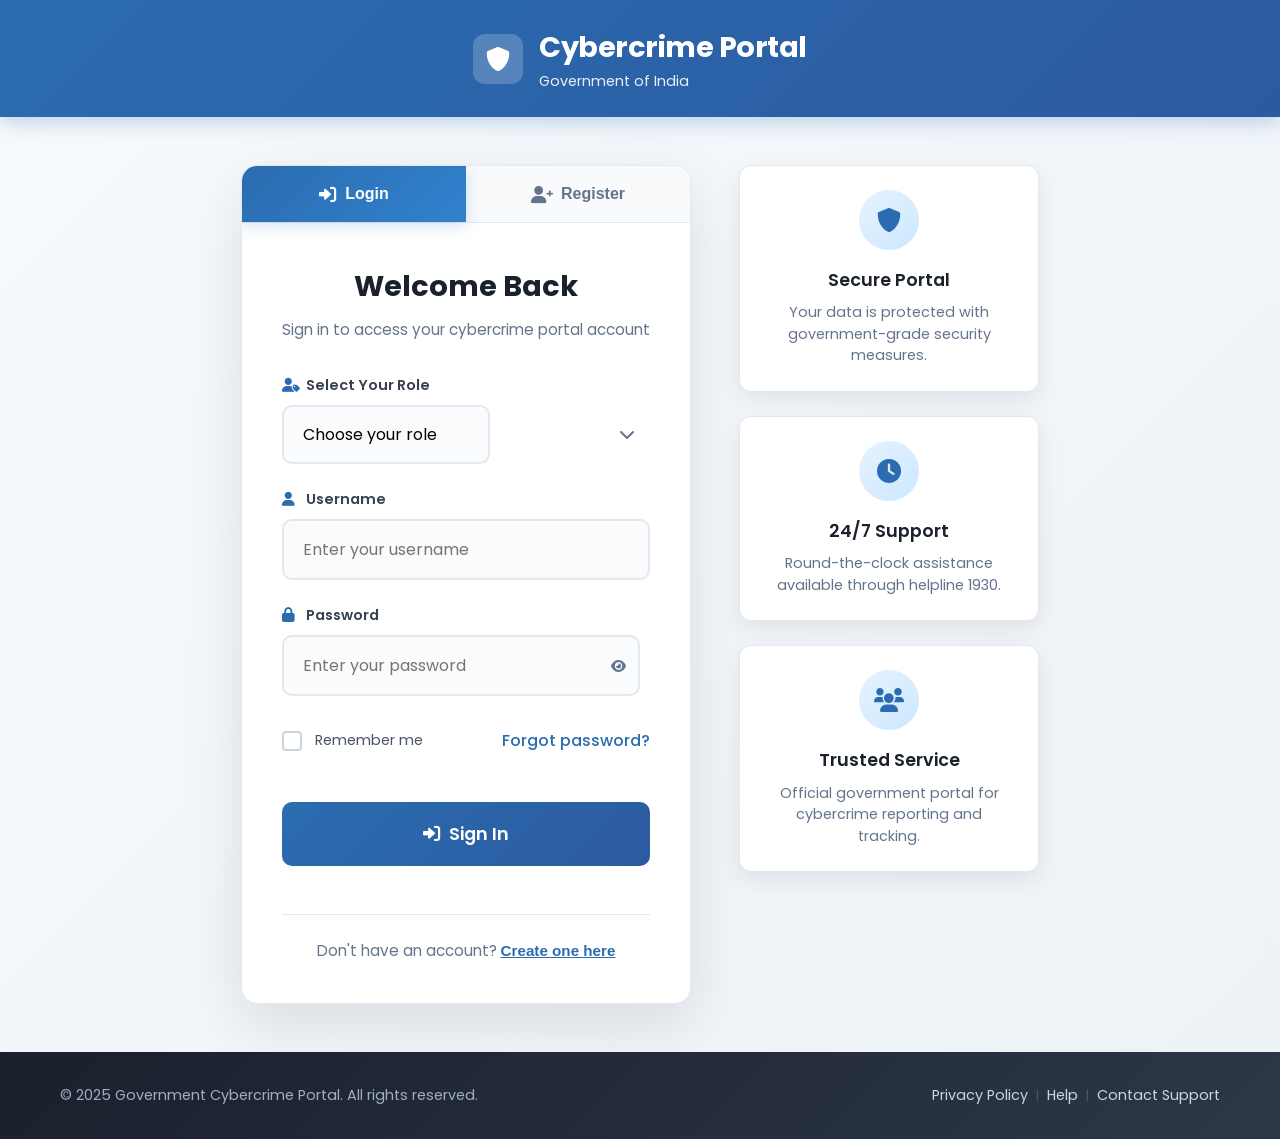
<file: index.html>
<!DOCTYPE html>
<html lang="en">
<head>
    <meta charset="UTF-8">
    <meta name="viewport" content="width=device-width, initial-scale=1.0">
    <title>Login - Government Cybercrime Portal</title>
    <link rel="stylesheet" href="style.css">
    <link href="https://fonts.googleapis.com/css2?family=Poppins:wght@300;400;500;600;700&display=swap" rel="stylesheet">
    <link rel="stylesheet" href="https://cdnjs.cloudflare.com/ajax/libs/font-awesome/6.0.0/css/all.min.css">
</head>
<body>
    <!-- Header -->
    <header class="header">
        <div class="container">
            <div class="header-content">
                <div class="logo">
                    <div class="logo-icon">
                        <i class="fas fa-shield-alt"></i>
                    </div>
                    <div class="logo-text">
                        <h2>Cybercrime Portal</h2>
                        <span>Government of India</span>
                    </div>
                </div>
            </div>
        </div>
    </header>

    <!-- Main Content -->
    <main class="main-content">
        <div class="container">
            <div class="auth-container">
                <div class="auth-card">
                    <!-- Tab Headers -->
                    <div class="auth-tabs">
                        <button class="tab-btn active" id="loginTab" onclick="switchTab('login')">
                            <i class="fas fa-sign-in-alt"></i>
                            Login
                        </button>
                        <button class="tab-btn" id="registerTab" onclick="switchTab('register')">
                            <i class="fas fa-user-plus"></i>
                            Register
                        </button>
                    </div>

                    <!-- Login Form -->
                    <div class="auth-form" id="loginForm">
                        <div class="form-header">
                            <h3>Welcome Back</h3>
                            <p>Sign in to access your cybercrime portal account</p>
                        </div>

                        <form id="loginFormElement" class="form">
                            <!-- Role Selection -->
                            <div class="form-group">
                                <label for="loginRole">
                                    <i class="fas fa-user-tag"></i>
                                    Select Your Role
                                </label>
                                <div class="select-wrapper">
                                    <select id="loginRole" name="role" required>
                                        <option value="">Choose your role</option>
                                        <option value="public">👤 Public User</option>
                                        <option value="admin">👮 Admin/Officer</option>
                                    </select>
                                    <i class="fas fa-chevron-down select-arrow"></i>
                                </div>
                            </div>

                            <!-- Username -->
                            <div class="form-group">
                                <label for="loginUsername">
                                    <i class="fas fa-user"></i>
                                    Username
                                </label>
                                <input 
                                    type="text" 
                                    id="loginUsername" 
                                    name="username" 
                                    placeholder="Enter your username"
                                    required
                                >
                            </div>

                            <!-- Password -->
                            <div class="form-group">
                                <label for="loginPassword">
                                    <i class="fas fa-lock"></i>
                                    Password
                                </label>
                                <div class="password-wrapper">
                                    <input 
                                        type="password" 
                                        id="loginPassword" 
                                        name="password" 
                                        placeholder="Enter your password"
                                        required
                                    >
                                    <button type="button" class="password-toggle" onclick="togglePassword('loginPassword', this)">
                                        <i class="fas fa-eye"></i>
                                    </button>
                                </div>
                            </div>

                            <!-- Remember Me & Forgot Password -->
                            <div class="form-options">
                                <label class="checkbox-label">
                                    <input type="checkbox" id="rememberMe">
                                    <span class="checkmark"></span>
                                    Remember me
                                </label>
                                <a href="#" class="forgot-link">Forgot password?</a>
                            </div>

                            <!-- Submit Button -->
                            <button type="submit" class="submit-btn">
                                <i class="fas fa-sign-in-alt"></i>
                                Sign In
                            </button>

                            <!-- Switch to Register -->
                            <div class="switch-form">
                                <p>Don't have an account? 
                                    <button type="button" class="switch-btn" onclick="switchTab('register')">
                                        Create one here
                                    </button>
                                </p>
                            </div>
                        </form>
                    </div>

                    <!-- Register Form -->
                    <div class="auth-form hidden" id="registerForm">
                        <div class="form-header">
                            <h3>Create Account</h3>
                            <p>Register to access the cybercrime portal services</p>
                        </div>

                        <form id="registerFormElement" class="form">
                            <!-- Role Selection -->
                            <div class="form-group">
                                <label for="registerRole">
                                    <i class="fas fa-user-tag"></i>
                                    Account Type
                                </label>
                                <div class="select-wrapper">
                                    <select id="registerRole" name="role" required>
                                        <option value="">Choose account type</option>
                                        <option value="public">👤 Public User</option>
                                        <option value="admin">👮 Admin/Officer</option>
                                    </select>
                                    <i class="fas fa-chevron-down select-arrow"></i>
                                </div>
                            </div>

                            <!-- Full Name -->
                            <div class="form-group">
                                <label for="registerName">
                                    <i class="fas fa-id-card"></i>
                                    Full Name
                                </label>
                                <input 
                                    type="text" 
                                    id="registerName" 
                                    name="fullname" 
                                    placeholder="Enter your full name"
                                    required
                                >
                            </div>

                            <!-- Email -->
                            <div class="form-group">
                                <label for="registerEmail">
                                    <i class="fas fa-envelope"></i>
                                    Email Address
                                </label>
                                <input 
                                    type="email" 
                                    id="registerEmail" 
                                    name="email" 
                                    placeholder="Enter your email address"
                                    required
                                >
                            </div>

                            <!-- Username -->
                            <div class="form-group">
                                <label for="registerUsername">
                                    <i class="fas fa-user"></i>
                                    Username
                                </label>
                                <input 
                                    type="text" 
                                    id="registerUsername" 
                                    name="username" 
                                    placeholder="Choose a unique username"
                                    required
                                >
                                <div class="input-help" id="usernameHelp"></div>
                            </div>

                            <!-- Password -->
                            <div class="form-group">
                                <label for="registerPassword">
                                    <i class="fas fa-lock"></i>
                                    Password
                                </label>
                                <div class="password-wrapper">
                                    <input 
                                        type="password" 
                                        id="registerPassword" 
                                        name="password" 
                                        placeholder="Create a strong password"
                                        required
                                    >
                                    <button type="button" class="password-toggle" onclick="togglePassword('registerPassword', this)">
                                        <i class="fas fa-eye"></i>
                                    </button>
                                </div>
                                <div class="password-strength" id="passwordStrength"></div>
                            </div>

                            <!-- Terms and Conditions -->
                            <div class="form-group">
                                <label class="checkbox-label">
                                    <input type="checkbox" id="agreeTerms" required>
                                    <span class="checkmark"></span>
                                    I agree to the <a href="#" class="link">Terms of Service</a> and <a href="#" class="link">Privacy Policy</a>
                                </label>
                            </div>

                            <!-- Submit Button -->
                            <button type="submit" class="submit-btn">
                                <i class="fas fa-user-plus"></i>
                                Create Account
                            </button>

                            <!-- Switch to Login -->
                            <div class="switch-form">
                                <p>Already have an account? 
                                    <button type="button" class="switch-btn" onclick="switchTab('login')">
                                        Sign in here
                                    </button>
                                </p>
                            </div>
                        </form>
                    </div>
                </div>

                <!-- Additional Information -->
                <div class="info-section">
                    <div class="info-card">
                        <div class="info-icon">
                            <i class="fas fa-shield-alt"></i>
                        </div>
                        <h4>Secure Portal</h4>
                        <p>Your data is protected with government-grade security measures.</p>
                    </div>
                    
                    <div class="info-card">
                        <div class="info-icon">
                            <i class="fas fa-clock"></i>
                        </div>
                        <h4>24/7 Support</h4>
                        <p>Round-the-clock assistance available through helpline 1930.</p>
                    </div>
                    
                    <div class="info-card">
                        <div class="info-icon">
                            <i class="fas fa-users"></i>
                        </div>
                        <h4>Trusted Service</h4>
                        <p>Official government portal for cybercrime reporting and tracking.</p>
                    </div>
                </div>
            </div>
        </div>
    </main>

    <!-- Footer -->
    <footer class="footer">
        <div class="container">
            <div class="footer-content">
                <div class="footer-text">
                    <p>&copy; 2025 Government Cybercrime Portal. All rights reserved.</p>
                </div>
                <div class="footer-links">
                    <a href="#" class="footer-link">Privacy Policy</a>
                    <span class="divider">|</span>
                    <a href="#" class="footer-link">Help</a>
                    <span class="divider">|</span>
                    <a href="#" class="footer-link">Contact Support</a>
                </div>
            </div>
        </div>
    </footer>

    <!-- Loading Overlay -->
    <div class="loading-overlay" id="loadingOverlay" style="display: none;">
        <div class="loading-content">
            <div class="loading-spinner"></div>
            <p id="loadingText">Processing your request...</p>
        </div>
    </div>

    <!-- Success Message -->
    <div class="message-overlay" id="messageOverlay" style="display: none;">
        <div class="message-content">
            <div class="message-icon success">
                <i class="fas fa-check-circle"></i>
            </div>
            <h3 id="messageTitle">Success!</h3>
            <p id="messageText">Your account has been created successfully.</p>
            <button class="message-btn" onclick="hideMessage()">Continue</button>
        </div>
    </div>

    <script src="js/dataManager.js"></script>
    <script src="script.js"></script>
</body>
</html>
</file>
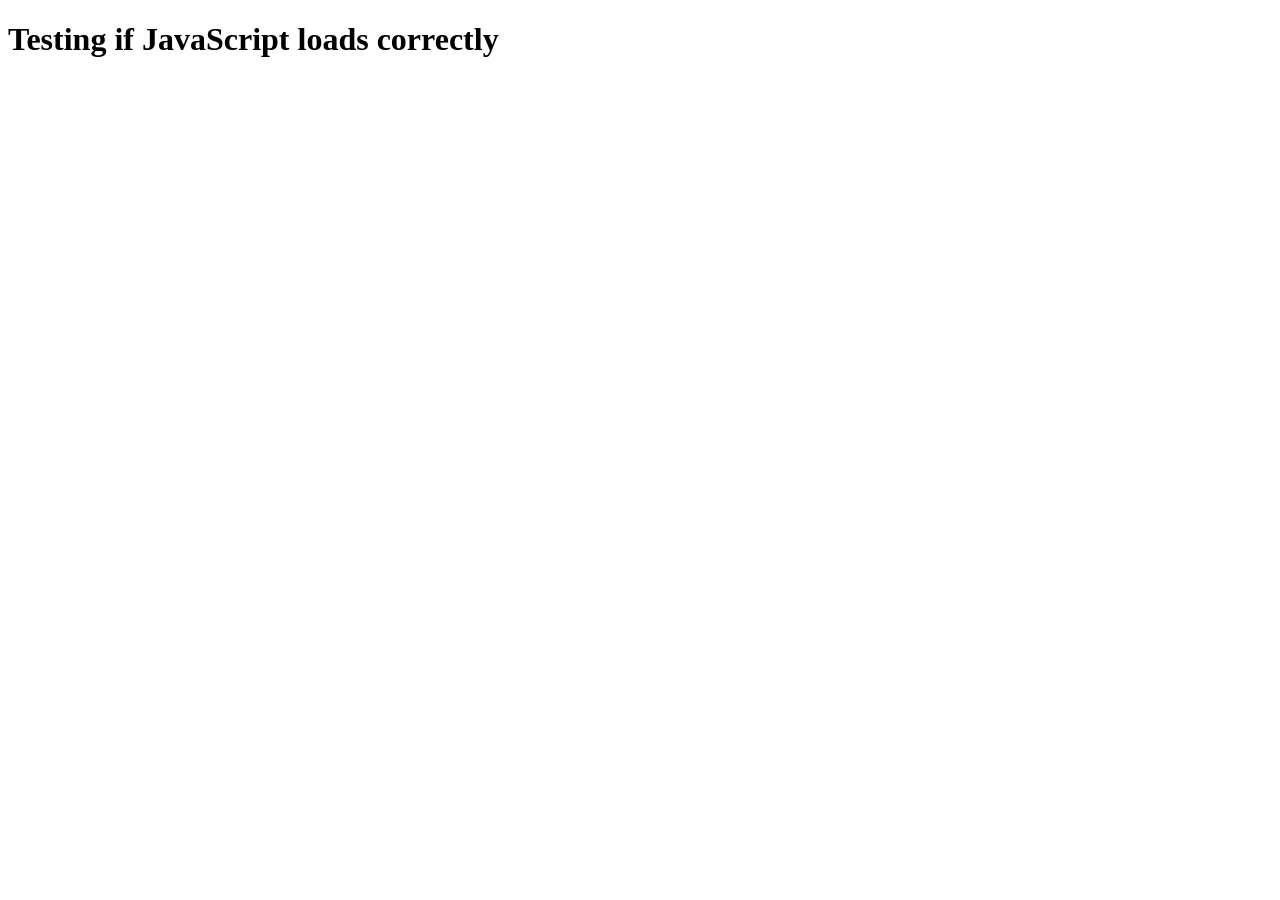
<file: admin/test_validation.html>
<!DOCTYPE html>
<html>
<head>
    <title>Quick Test</title>
</head>
<body>
    <h1>Testing if JavaScript loads correctly</h1>
    <script src="admin.js"></script>
    <script src="data.js"></script>
    <script>
        console.log('JavaScript files loaded successfully');
        if (typeof complaintsData !== 'undefined') {
            console.log('Data loaded: ' + complaintsData.length + ' complaints');
        }
        if (typeof initializeDashboard !== 'undefined') {
            console.log('Admin functions loaded successfully');
        }
    </script>
</body>
</html>
</file>
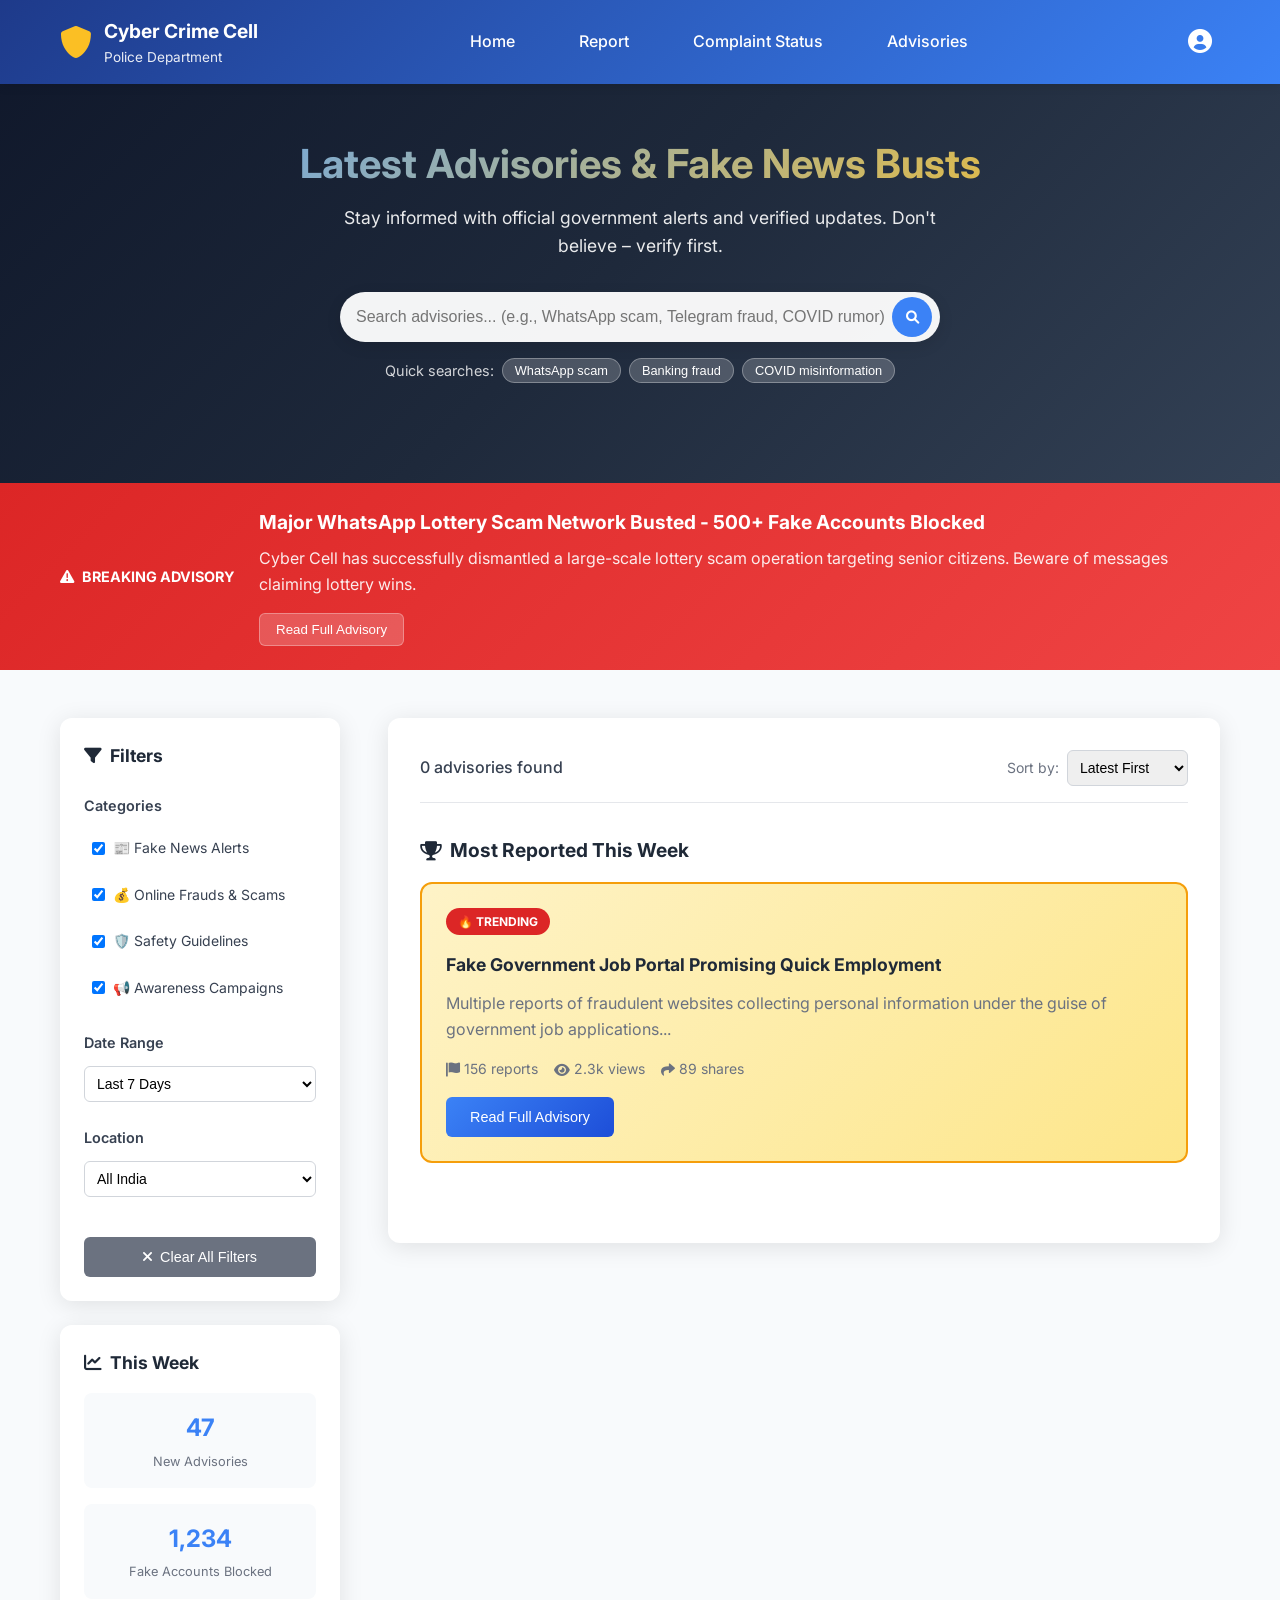
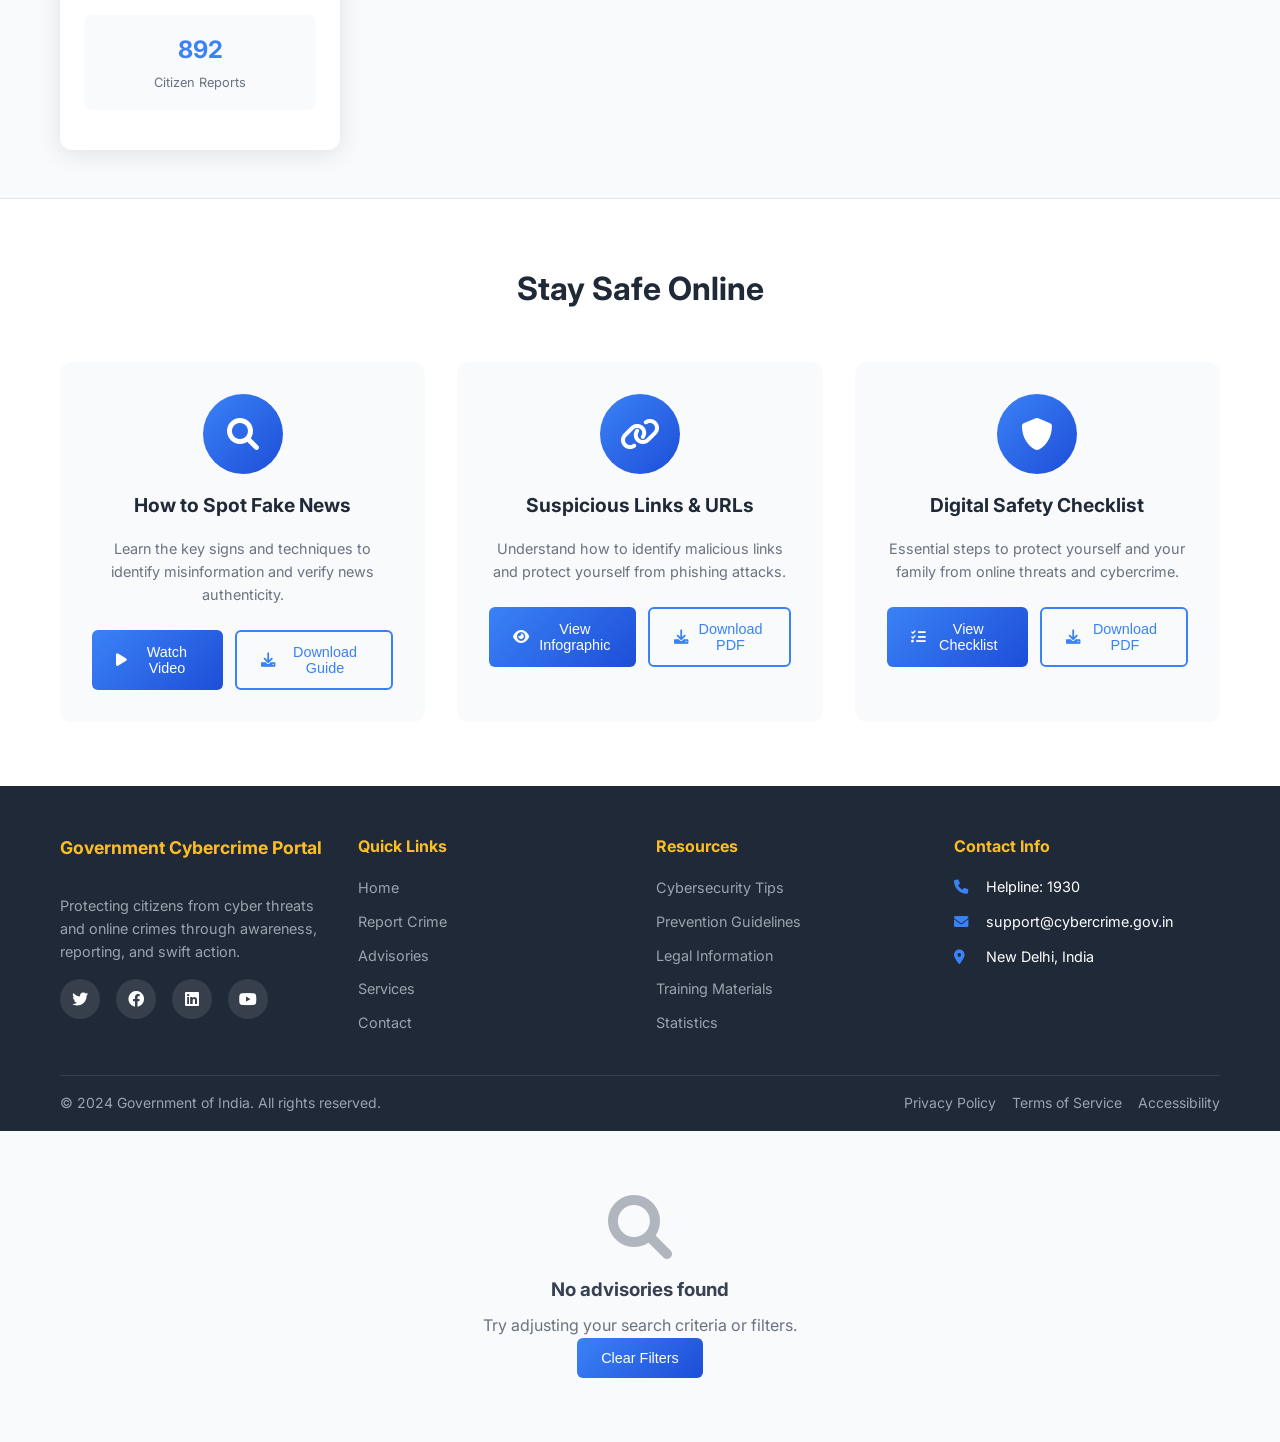
<file: advisories/advisories.html>
<!DOCTYPE html>
<html lang="en">
<head>
    <meta charset="UTF-8">
    <meta name="viewport" content="width=device-width, initial-scale=1.0">
    <title>Advisories - Government Cybercrime Portal</title>
    <link rel="stylesheet" href="advisories.css">
    <link href="https://cdnjs.cloudflare.com/ajax/libs/font-awesome/6.0.0/css/all.min.css" rel="stylesheet">
    <link href="https://fonts.googleapis.com/css2?family=Inter:wght@300;400;500;600;700&display=swap" rel="stylesheet">
</head>
<body>
    <!-- Header Navigation -->
    <header class="header">
        <div class="container">
            <div class="nav-wrapper">
                <div class="logo">
                    <i class="fas fa-shield-alt"></i>
                    <span class="logo-text">
                        <strong>Cyber Crime Cell</strong>
                        <small>Police Department</small>
                    </span>
                </div>
                
                <nav class="nav-menu" id="navMenu">
                    <ul>
                        <li><a href="../public/home.html">Home</a></li>
                        <li><a href="../report/report.html">Report</a></li>
                         <li><a href="../complaint/complaint status.html">Complaint Status</a></li>
                        <li><a href="advisories.html">Advisories</a></li>
                       
                    </ul>
                </nav>

                <div class="header-actions">
                    <div class="profile-dropdown">
                        <button class="profile-btn" id="profileBtn">
                            <i class="fas fa-user-circle"></i>
                        </button>
                        <div class="dropdown-menu" id="dropdownMenu">
                            <a href="#" class="dropdown-item">
                                <i class="fas fa-users"></i>
                                Public Access
                            </a>
                            <a href="#" class="dropdown-item">
                                <i class="fas fa-user-shield"></i>
                                Admin Login
                            </a>
                            <div class="dropdown-divider"></div>
                            <a href="#" class="dropdown-item">
                                <i class="fas fa-cog"></i>
                                Settings
                            </a>
                        </div>
                    </div>
                    <button class="mobile-menu-toggle" id="mobileMenuToggle">
                        <span></span>
                        <span></span>
                        <span></span>
                    </button>
                </div>
            </div>
        </div>
    </header>


    <!-- Hero Section -->
    <section class="hero">
        <div class="container">
            <div class="hero-content">
                <h1 class="hero-title">Latest Advisories & Fake News Busts</h1>
                <p>Stay informed with official government alerts and verified updates. Don't believe – verify first.</p>
                
                <div class="search-section">
                    <div class="search-container">
                        <input type="text" id="searchInput" placeholder="Search advisories... (e.g., WhatsApp scam, Telegram fraud, COVID rumor)">
                        <button id="searchBtn" class="search-btn">
                            <i class="fas fa-search"></i>
                        </button>
                    </div>
                    <div class="quick-searches">
                        <span>Quick searches:</span>
                        <button class="quick-search-tag" onclick="quickSearch('WhatsApp scam')">WhatsApp scam</button>
                        <button class="quick-search-tag" onclick="quickSearch('Banking fraud')">Banking fraud</button>
                        <button class="quick-search-tag" onclick="quickSearch('COVID misinformation')">COVID misinformation</button>
                    </div>
                </div>
            </div>
        </div>
    </section>

    <!-- Breaking Advisory Banner -->
    <section class="breaking-banner" id="breakingBanner">
        <div class="container">
            <div class="breaking-content">
                <div class="breaking-label">
                    <i class="fas fa-exclamation-triangle"></i>
                    <span>BREAKING ADVISORY</span>
                </div>
                <div class="breaking-info">
                    <h3>Major WhatsApp Lottery Scam Network Busted - 500+ Fake Accounts Blocked</h3>
                    <p>Cyber Cell has successfully dismantled a large-scale lottery scam operation targeting senior citizens. Beware of messages claiming lottery wins.</p>
                    <button class="breaking-btn" onclick="viewBreakingAdvisory()">Read Full Advisory</button>
                </div>
            </div>
        </div>
    </section>

    <!-- Main Content -->
    <main class="main-content">
        <div class="container">
            <div class="content-layout">
                <!-- Filters Sidebar -->
                <aside class="filters-sidebar">
                    <div class="filter-section">
                        <h3><i class="fas fa-filter"></i> Filters</h3>
                        
                        <!-- Categories -->
                        <div class="filter-group">
                            <h4>Categories</h4>
                            <div class="checkbox-group">
                                <label class="checkbox-label">
                                    <input type="checkbox" name="category" value="fake-news" checked>
                                    <span>📰 Fake News Alerts</span>
                                </label>
                                <label class="checkbox-label">
                                    <input type="checkbox" name="category" value="fraud-scams" checked>
                                    <span>💰 Online Frauds & Scams</span>
                                </label>
                                <label class="checkbox-label">
                                    <input type="checkbox" name="category" value="safety-guidelines" checked>
                                    <span>🛡️ Safety Guidelines</span>
                                </label>
                                <label class="checkbox-label">
                                    <input type="checkbox" name="category" value="awareness-campaigns" checked>
                                    <span>📢 Awareness Campaigns</span>
                                </label>
                            </div>
                        </div>

                        <!-- Date Filter -->
                        <div class="filter-group">
                            <h4>Date Range</h4>
                            <select id="dateFilter" name="dateFilter">
                                <option value="all">All Time</option>
                                <option value="7days" selected>Last 7 Days</option>
                                <option value="30days">Last 30 Days</option>
                                <option value="90days">Last 3 Months</option>
                                <option value="custom">Custom Range</option>
                            </select>
                            <div class="custom-date-range" id="customDateRange" style="display: none;">
                                <input type="date" id="fromDate" name="fromDate">
                                <input type="date" id="toDate" name="toDate">
                            </div>
                        </div>

                        <!-- Location Filter -->
                        <div class="filter-group">
                            <h4>Location</h4>
                            <select id="locationFilter" name="locationFilter">
                                <option value="all">All India</option>
                                <option value="national">National Level</option>
                                <option value="andhra-pradesh">Andhra Pradesh</option>
                                <option value="assam">Assam</option>
                                <option value="bihar">Bihar</option>
                                <option value="delhi">Delhi</option>
                                <option value="gujarat">Gujarat</option>
                                <option value="karnataka">Karnataka</option>
                                <option value="kerala">Kerala</option>
                                <option value="maharashtra">Maharashtra</option>
                                <option value="punjab">Punjab</option>
                                <option value="rajasthan">Rajasthan</option>
                                <option value="tamil-nadu">Tamil Nadu</option>
                                <option value="telangana">Telangana</option>
                                <option value="uttar-pradesh">Uttar Pradesh</option>
                                <option value="west-bengal">West Bengal</option>
                            </select>
                        </div>

                        <button class="btn btn-secondary clear-filters" onclick="clearAllFilters()">
                            <i class="fas fa-times"></i>
                            Clear All Filters
                        </button>
                    </div>

                    <!-- Stats Section -->
                    <div class="stats-section">
                        <h3><i class="fas fa-chart-line"></i> This Week</h3>
                        <div class="stat-item">
                            <div class="stat-number">47</div>
                            <div class="stat-label">New Advisories</div>
                        </div>
                        <div class="stat-item">
                            <div class="stat-number">1,234</div>
                            <div class="stat-label">Fake Accounts Blocked</div>
                        </div>
                        <div class="stat-item">
                            <div class="stat-number">892</div>
                            <div class="stat-label">Citizen Reports</div>
                        </div>
                    </div>
                </aside>

                <!-- Advisory Feed -->
                <div class="advisory-feed">
                    <!-- Top Controls -->
                    <div class="feed-controls">
                        <div class="feed-info">
                            <span id="advisoryCount">Loading advisories...</span>
                        </div>
                        <div class="sort-controls">
                            <label>Sort by:</label>
                            <select id="sortBy">
                                <option value="date-desc">Latest First</option>
                                <option value="date-asc">Oldest First</option>
                                <option value="relevance">Relevance</option>
                                <option value="popularity">Most Popular</option>
                            </select>
                        </div>
                    </div>

                    <!-- Most Reported Section -->
                    <div class="most-reported-section">
                        <h3><i class="fas fa-trophy"></i> Most Reported This Week</h3>
                        <div class="trending-advisory">
                            <div class="trending-content">
                                <div class="trending-badge">🔥 TRENDING</div>
                                <h4>Fake Government Job Portal Promising Quick Employment</h4>
                                <p>Multiple reports of fraudulent websites collecting personal information under the guise of government job applications...</p>
                                <div class="trending-stats">
                                    <span><i class="fas fa-flag"></i> 156 reports</span>
                                    <span><i class="fas fa-eye"></i> 2.3k views</span>
                                    <span><i class="fas fa-share"></i> 89 shares</span>
                                </div>
                                <button class="btn btn-primary" onclick="viewAdvisory('trending-job-scam')">Read Full Advisory</button>
                            </div>
                        </div>
                    </div>

                    <!-- Advisory Grid -->
                    <div class="advisory-grid" id="advisoryGrid">
                        <!-- Advisory cards will be populated by JavaScript -->
                    </div>

                    <!-- Load More -->
                    <div class="load-more-section">
                        <button class="btn btn-outline load-more-btn" id="loadMoreBtn">
                            <i class="fas fa-chevron-down"></i>
                            Load More Advisories
                        </button>
                    </div>
                </div>
            </div>
        </div>
    </main>

    <!-- Awareness Section -->
    <section class="awareness-section">
        <div class="container">
            <h2>Stay Safe Online</h2>
            <div class="awareness-grid">
                <div class="awareness-item">
                    <div class="awareness-icon">
                        <i class="fas fa-search"></i>
                    </div>
                    <h3>How to Spot Fake News</h3>
                    <p>Learn the key signs and techniques to identify misinformation and verify news authenticity.</p>
                    <div class="awareness-actions">
                        <button class="btn btn-primary" onclick="openAwarenessModal('spot-fake-news')">
                            <i class="fas fa-play"></i>
                            Watch Video
                        </button>
                        <button class="btn btn-outline" onclick="downloadGuide('fake-news-guide.pdf')">
                            <i class="fas fa-download"></i>
                            Download Guide
                        </button>
                    </div>
                </div>

                <div class="awareness-item">
                    <div class="awareness-icon">
                        <i class="fas fa-link"></i>
                    </div>
                    <h3>Suspicious Links & URLs</h3>
                    <p>Understand how to identify malicious links and protect yourself from phishing attacks.</p>
                    <div class="awareness-actions">
                        <button class="btn btn-primary" onclick="openAwarenessModal('suspicious-links')">
                            <i class="fas fa-eye"></i>
                            View Infographic
                        </button>
                        <button class="btn btn-outline" onclick="downloadGuide('link-safety.pdf')">
                            <i class="fas fa-download"></i>
                            Download PDF
                        </button>
                    </div>
                </div>

                <div class="awareness-item">
                    <div class="awareness-icon">
                        <i class="fas fa-shield-alt"></i>
                    </div>
                    <h3>Digital Safety Checklist</h3>
                    <p>Essential steps to protect yourself and your family from online threats and cybercrime.</p>
                    <div class="awareness-actions">
                        <button class="btn btn-primary" onclick="openAwarenessModal('safety-checklist')">
                            <i class="fas fa-list-check"></i>
                            View Checklist
                        </button>
                        <button class="btn btn-outline" onclick="downloadGuide('safety-checklist.pdf')">
                            <i class="fas fa-download"></i>
                            Download PDF
                        </button>
                    </div>
                </div>
            </div>
        </div>
    </section>

    <!-- Footer -->
    <footer class="footer">
        <div class="container">
            <div class="footer-content">
                <div class="footer-column">
                    <div class="footer-logo">
                        
                        <h4>Government Cybercrime Portal</h4>
                    </div>
                    <p>Protecting citizens from cyber threats and online crimes through awareness, reporting, and swift action.</p>
                    <div class="social-links">
                        <a href="#"><i class="fab fa-twitter"></i></a>
                        <a href="#"><i class="fab fa-facebook"></i></a>
                        <a href="#"><i class="fab fa-linkedin"></i></a>
                        <a href="#"><i class="fab fa-youtube"></i></a>
                    </div>
                </div>
                
                <div class="footer-column">
                    <h4>Quick Links</h4>
                    <ul>
                        <li><a href="#home">Home</a></li>
                        <li><a href="#report">Report Crime</a></li>
                        <li><a href="#advisories">Advisories</a></li>
                        <li><a href="#services">Services</a></li>
                        <li><a href="#contact">Contact</a></li>
                    </ul>
                </div>
                
                <div class="footer-column">
                    <h4>Resources</h4>
                    <ul>
                        <li><a href="#">Cybersecurity Tips</a></li>
                        <li><a href="#">Prevention Guidelines</a></li>
                        <li><a href="#">Legal Information</a></li>
                        <li><a href="#">Training Materials</a></li>
                        <li><a href="#">Statistics</a></li>
                    </ul>
                </div>
                
                <div class="footer-column">
                    <h4>Contact Info</h4>
                    <div class="contact-info">
                        <div class="contact-item">
                            <i class="fas fa-phone"></i>
                            <span>Helpline: 1930</span>
                        </div>
                        <div class="contact-item">
                            <i class="fas fa-envelope"></i>
                            <span>support@cybercrime.gov.in</span>
                        </div>
                        <div class="contact-item">
                            <i class="fas fa-map-marker-alt"></i>
                            <span>New Delhi, India</span>
                        </div>
                    </div>
                </div>
            </div>
            
            <div class="footer-bottom">
                <div class="footer-bottom-content">
                    <p>&copy; 2024 Government of India. All rights reserved.</p>
                    <div class="footer-links">
                        <a href="#">Privacy Policy</a>
                        <a href="#">Terms of Service</a>
                        <a href="#">Accessibility</a>
                    </div>
                </div>
            </div>
        </div>
    </footer>

    <!-- Advisory Modal -->
    <div class="modal-overlay" id="advisoryModal">
        <div class="modal-content">
            <div class="modal-header">
                <h2 id="modalTitle">Advisory Title</h2>
                <button class="modal-close" onclick="closeModal()">
                    <i class="fas fa-times"></i>
                </button>
            </div>
            <div class="modal-body" id="modalBody">
                <!-- Content will be populated by JavaScript -->
            </div>
            <div class="modal-footer">
                <div class="modal-actions">
                    <button class="btn btn-outline" onclick="shareAdvisory()">
                        <i class="fas fa-share"></i>
                        Share
                    </button>
                    <button class="btn btn-outline" onclick="downloadPDF()">
                        <i class="fas fa-download"></i>
                        Download PDF
                    </button>
                    <button class="btn btn-primary" onclick="reportRelatedCase()">
                        <i class="fas fa-flag"></i>
                        Report Related Case
                    </button>
                </div>
            </div>
        </div>
    </div>

    <!-- Awareness Modal -->
    <div class="modal-overlay" id="awarenessModal">
        <div class="modal-content awareness-modal">
            <div class="modal-header">
                <h2 id="awarenessModalTitle">Awareness Content</h2>
                <button class="modal-close" onclick="closeAwarenessModal()">
                    <i class="fas fa-times"></i>
                </button>
            </div>
            <div class="modal-body" id="awarenessModalBody">
                <!-- Content will be populated by JavaScript -->
            </div>
        </div>
    </div>

    <!-- Share Modal -->
    <div class="modal-overlay" id="shareModal">
        <div class="modal-content share-modal">
            <div class="modal-header">
                <h2>Share Advisory</h2>
                <button class="modal-close" onclick="closeShareModal()">
                    <i class="fas fa-times"></i>
                </button>
            </div>
            <div class="modal-body">
                <div class="share-options">
                    <button class="share-btn twitter" onclick="shareOnPlatform('twitter')">
                        <i class="fab fa-twitter"></i>
                        <span>Share on Twitter</span>
                    </button>
                    <button class="share-btn facebook" onclick="shareOnPlatform('facebook')">
                        <i class="fab fa-facebook"></i>
                        <span>Share on Facebook</span>
                    </button>
                    <button class="share-btn whatsapp" onclick="shareOnPlatform('whatsapp')">
                        <i class="fab fa-whatsapp"></i>
                        <span>Share on WhatsApp</span>
                    </button>
                    <button class="share-btn linkedin" onclick="shareOnPlatform('linkedin')">
                        <i class="fab fa-linkedin"></i>
                        <span>Share on LinkedIn</span>
                    </button>
                </div>
                <div class="copy-link-section">
                    <input type="text" id="shareUrl" readonly>
                    <button class="btn btn-primary" onclick="copyLink()">
                        <i class="fas fa-copy"></i>
                        Copy Link
                    </button>
                </div>
            </div>
        </div>
    </div>

    <!-- Loading Overlay -->
    <div class="loading-overlay" id="loadingOverlay">
        <div class="loading-content">
            <div class="spinner"></div>
            <p>Loading advisories...</p>
        </div>
    </div>

    <!-- No Results -->
    <div class="no-results" id="noResults" style="display: none;">
        <div class="no-results-content">
            <i class="fas fa-search"></i>
            <h3>No advisories found</h3>
            <p>Try adjusting your search criteria or filters.</p>
            <button class="btn btn-primary" onclick="clearAllFilters()">Clear Filters</button>
        </div>
    </div>

    <script src="advisories.js"></script>
</body>
</html>
</file>
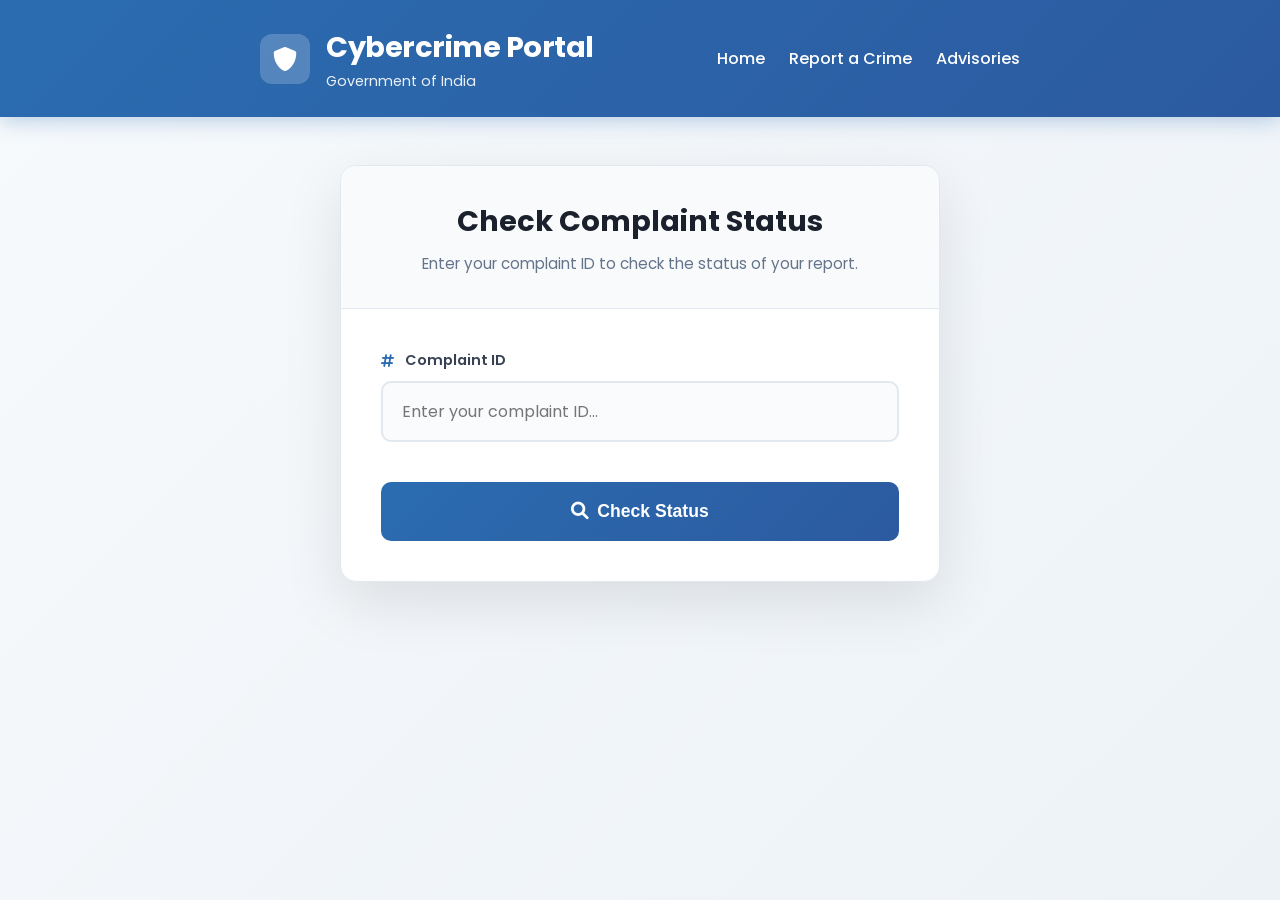
<file: complaint/complaint_status.html>
<!DOCTYPE html>
<html lang="en">
<head>
    <meta charset="UTF-8">
    <meta name="viewport" content="width=device-width, initial-scale=1.0">
    <title>Complaint Status - Government Cybercrime Portal</title>
    <link rel="stylesheet" href="complaint_status.css">
    <link href="https://fonts.googleapis.com/css2?family=Poppins:wght@300;400;500;600;700&display=swap" rel="stylesheet">
    <link rel="stylesheet" href="https://cdnjs.cloudflare.com/ajax/libs/font-awesome/6.0.0/css/all.min.css">
</head>
<body>
    <header class="header">
        <div class="container">
            <div class="header-content">
                <div class="logo">
                    <div class="logo-icon">
                        <i class="fas fa-shield-alt"></i>
                    </div>
                    <div class="logo-text">
                        <h2>Cybercrime Portal</h2>
                        <span>Government of India</span>
                    </div>
                </div>
                <nav class="nav-menu">
                    <a href="../public/home.html" class="nav-link">Home</a>
                    <a href="../report/report.html" class="nav-link">Report a Crime</a>
                    <a href="../advisories/advisories.html" class="nav-link">Advisories</a>
                </nav>
            </div>
        </div>
    </header>

    <main class="main-content">
        <div class="container">
            <div class="status-container">
                <div class="status-card">
                    <div class="form-header">
                        <h3>Check Complaint Status</h3>
                        <p>Enter your complaint ID to check the status of your report.</p>
                    </div>

                    <form id="statusForm" class="form">
                        <div class="form-group">
                            <label for="complaintIdInput"><i class="fas fa-hashtag"></i> Complaint ID</label>
                            <input type="text" id="complaintIdInput" name="complaintId" placeholder="Enter your complaint ID..." required>
                        </div>

                        <button type="submit" class="submit-btn">
                            <i class="fas fa-search"></i>
                            Check Status
                        </button>
                    </form>

                    <div id="statusResult" class="status-result" style="display: none;">
                        <h4 id="statusResultTitle"></h4>
                        <p id="statusResultDescription"></p>
                        <div id="statusTimeline" class="timeline"></div>
                    </div>
                </div>
            </div>
        </div>
    </main>

    <script src="../js/dataManager.js"></script>
    <script src="complaint_status.js"></script>
</body>
</html>
</file>
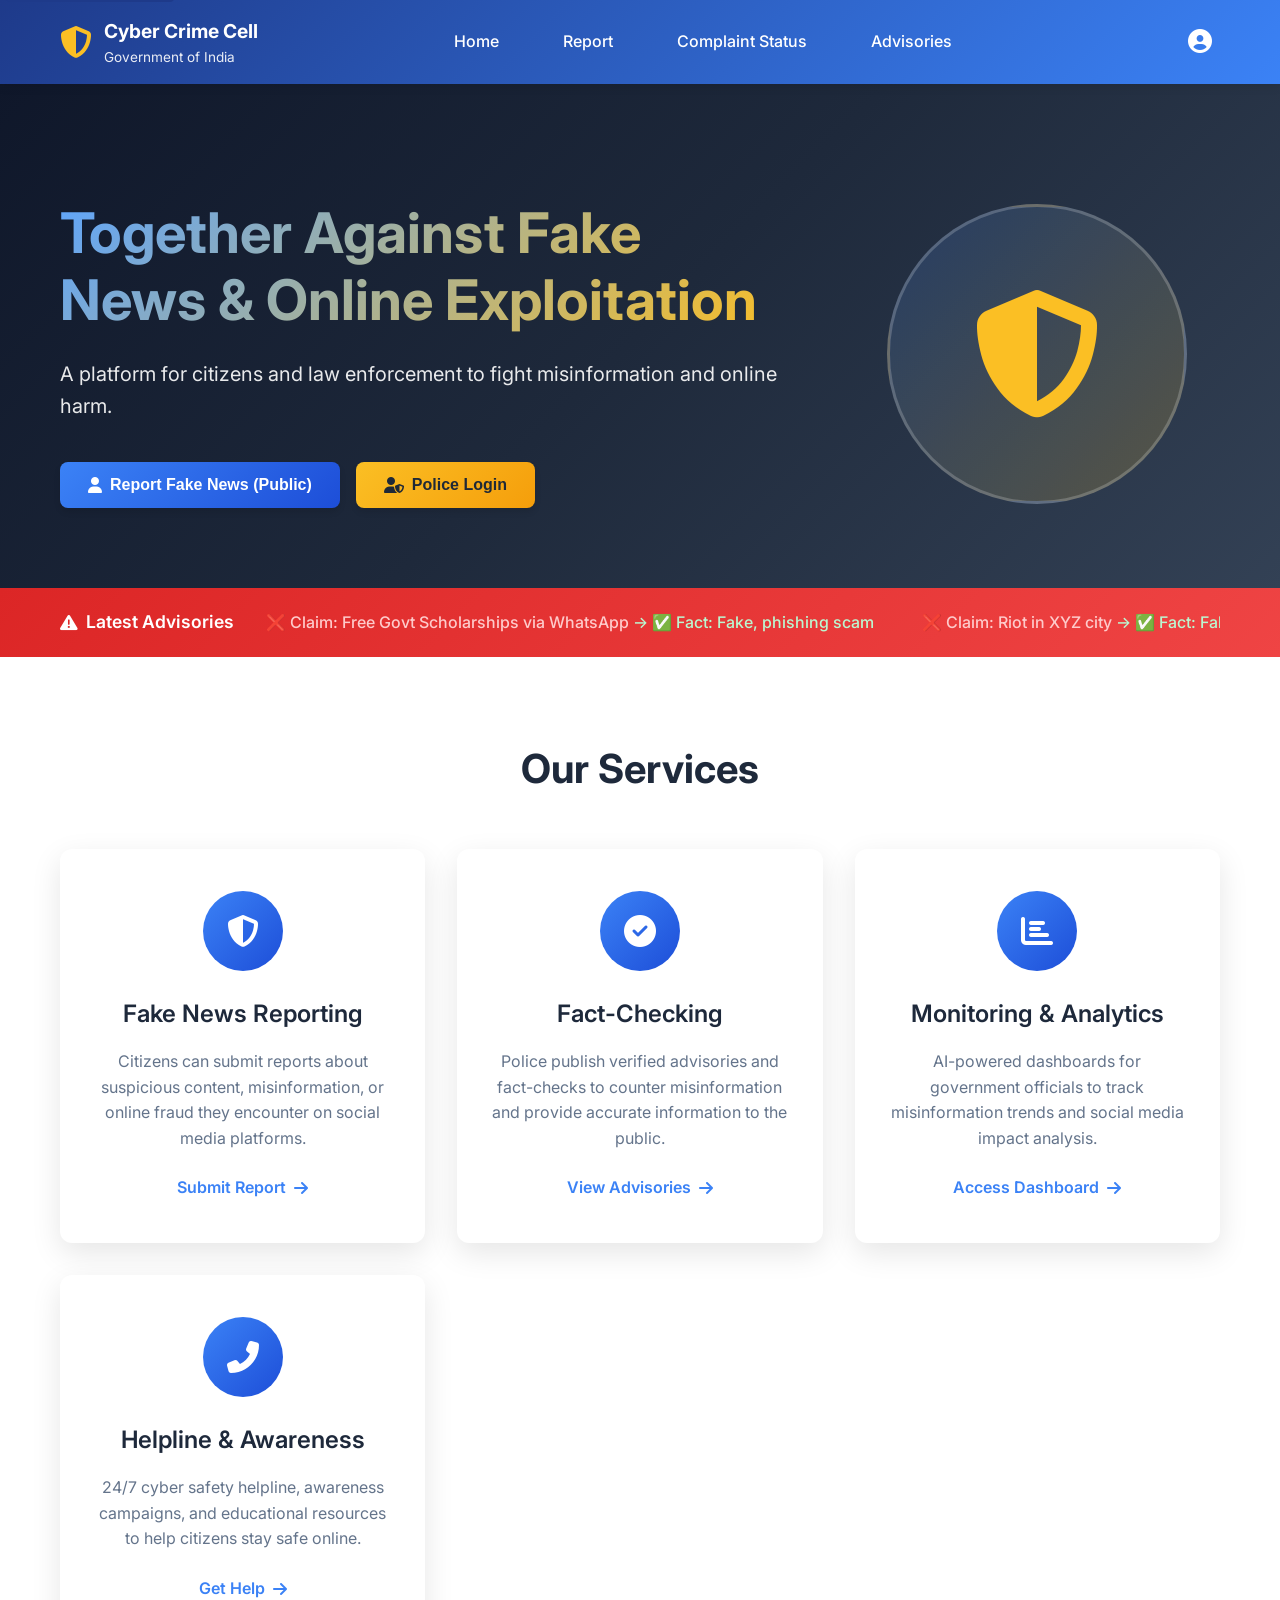
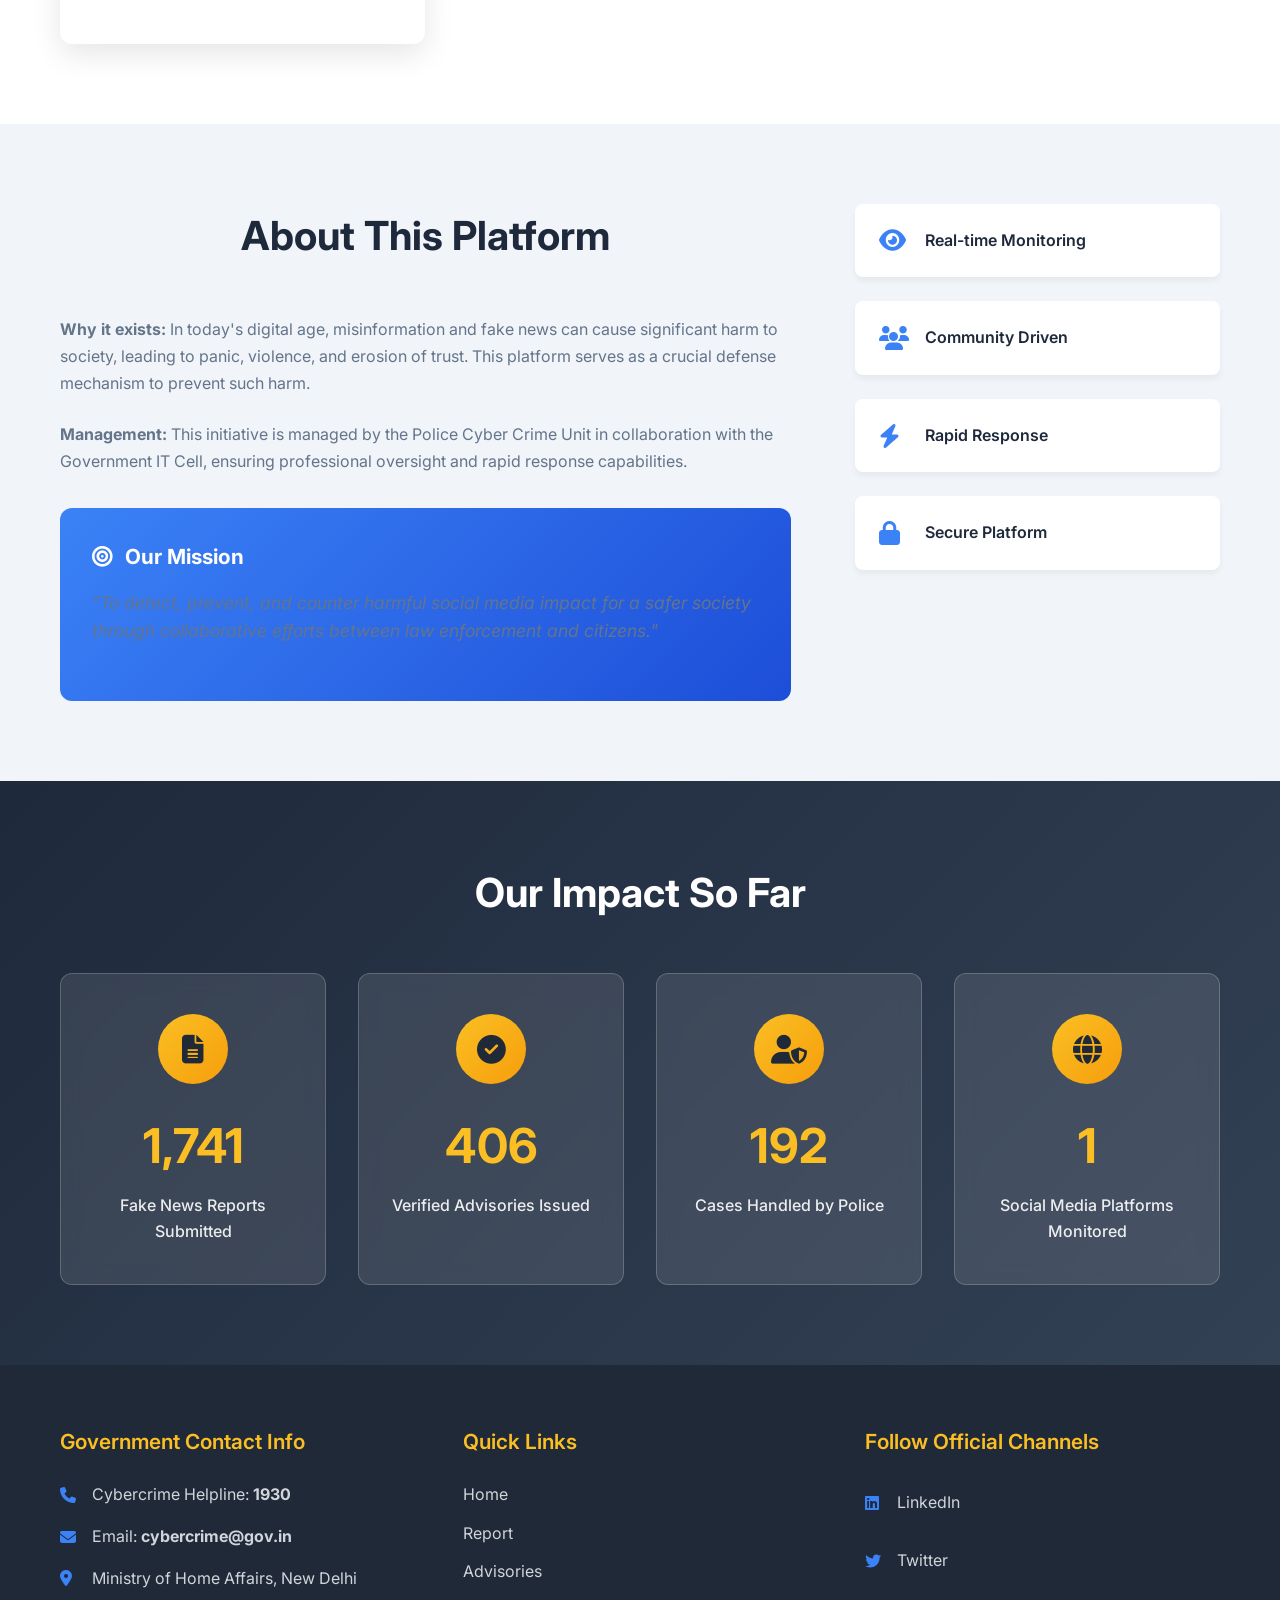
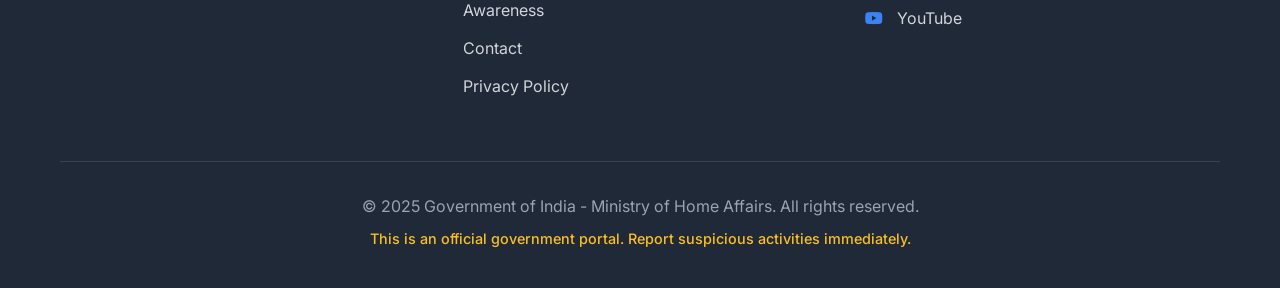
<file: public/home.html>
<!DOCTYPE html>
<html lang="en">
<head>
    <meta charset="UTF-8">
    <meta name="viewport" content="width=device-width, initial-scale=1.0">
    <title>Cyber Crime Cell - Fight Against Fake News & Online Exploitation</title>
    <link rel="stylesheet" href="home.css">
    <link rel="preconnect" href="https://fonts.googleapis.com">
    <link rel="preconnect" href="https://fonts.gstatic.com" crossorigin>
    <link href="https://fonts.googleapis.com/css2?family=Inter:wght@300;400;500;600;700&display=swap" rel="stylesheet">
    <link rel="stylesheet" href="https://cdnjs.cloudflare.com/ajax/libs/font-awesome/6.4.0/css/all.min.css">
    <link rel="icon" type="image/svg+xml" href="favicon.svg">
    <link rel="alternate icon" href="favicon.ico">
    <meta name="theme-color" content="#1e3a8a">
</head>
<body>
    <!-- Header -->
    <header class="header">
        <div class="container">
            <div class="nav-wrapper">
                <div class="logo">
                    <i class="fas fa-shield-alt"></i>
                    <span class="logo-text">
                        <strong>Cyber Crime Cell</strong>
                        <small>Government of India</small>
                    </span>
                </div>
                
                <nav class="nav-menu" id="navMenu">
                    <ul>
                        <li><a href="home.html">Home</a></li>
                        <li><a href="../report/report.html">Report</a></li>
                        <li><a href="../complaint/complaint status.html">Complaint Status</a></li>
                        <li><a href="../advisories/advisories.html">Advisories</a></li>
                        <li><a href="profile.html" id="profileLink" style="display: none;">Profile</a></li>
                    </ul>
                </nav>

                <div class="header-actions">
                    <div class="profile-dropdown">
                        <button class="profile-btn" id="profileBtn">
                            <i class="fas fa-user-circle"></i>
                        </button>
                        <div class="dropdown-menu" id="dropdownMenu">
                            <a href="profile.html" class="dropdown-item" id="profileMenuItem" style="display: none;">
                                <i class="fas fa-user"></i>
                                My Profile
                            </a>
                            <a href="../index.html" class="dropdown-item" id="loginMenuItem">
                                <i class="fas fa-sign-in-alt"></i>
                                Login
                            </a>
                            <a href="../admin/admin.html" class="dropdown-item" id="adminMenuItem">
                                <i class="fas fa-user-shield"></i>
                                Admin Login
                            </a>
                            <div class="dropdown-divider"></div>
                            <a href="#" class="dropdown-item" id="logoutMenuItem" style="display: none;" onclick="logout()">
                                <i class="fas fa-sign-out-alt"></i>
                                Logout
                            </a>
                        </div>
                    </div>
                    <button class="mobile-menu-toggle" id="mobileMenuToggle">
                        <span></span>
                        <span></span>
                        <span></span>
                    </button>
                </div>
            </div>
        </div>
    </header>

    <!-- Hero Section -->
    <section class="hero" id="home">
        <div class="container">
            <div class="hero-content">
                <div class="hero-text">
                    <h1 class="hero-title">Together Against Fake News & Online Exploitation</h1>
                    <p class="hero-subtitle">A platform for citizens and law enforcement to fight misinformation and online harm.</p>
                    
                    <div class="hero-actions">
                        <button class="btn btn-primary">
                            <i class="fas fa-user"></i>
                            Report Fake News (Public)
                        </button>
                        <button class="btn btn-secondary">
                            <i class="fas fa-user-shield"></i>
                            Police Login
                        </button>
                    </div>
                </div>
                <div class="hero-image">
                    <div class="hero-icon">
                        <i class="fas fa-shield-alt"></i>
                    </div>
                </div>
            </div>
        </div>
    </section>

    <!-- Alert Section -->
    <section class="alerts">
        <div class="container">
            <div class="alert-banner">
                <div class="alert-header">
                    <h3><i class="fas fa-exclamation-triangle"></i> Latest Advisories</h3>
                </div>
                <div class="ticker-wrapper">
                    <div class="ticker-content" id="tickerContent">
                        <div class="alert-item">
                            <span class="claim-false">❌ Claim: Free Govt Scholarships via WhatsApp</span>
                            <span class="fact-true">→ ✅ Fact: Fake, phishing scam</span>
                        </div>
                        <div class="alert-item">
                            <span class="claim-false">❌ Claim: Riot in XYZ city</span>
                            <span class="fact-true">→ ✅ Fact: False news, verified by police</span>
                        </div>
                        <div class="alert-item">
                            <span class="claim-false">❌ Claim: COVID vaccine causes infertility</span>
                            <span class="fact-true">→ ✅ Fact: Debunked by health ministry</span>
                        </div>
                        <div class="alert-item">
                            <span class="claim-false">❌ Claim: New tax exemption for online purchases</span>
                            <span class="fact-true">→ ✅ Fact: Fraudulent scheme to steal data</span>
                        </div>
                    </div>
                </div>
            </div>
        </div>
    </section>

    <!-- Services Section -->
    <section class="services" id="services">
        <div class="container">
            <h2 class="section-title">Our Services</h2>
            <div class="services-grid">
                <div class="service-card">
                    <div class="service-icon">
                        <i class="fas fa-shield-alt"></i>
                    </div>
                    <h3>Fake News Reporting</h3>
                    <p>Citizens can submit reports about suspicious content, misinformation, or online fraud they encounter on social media platforms.</p>
                    <a href="#" class="service-link">Submit Report <i class="fas fa-arrow-right"></i></a>
                </div>
                
                <div class="service-card">
                    <div class="service-icon">
                        <i class="fas fa-check-circle"></i>
                    </div>
                    <h3>Fact-Checking</h3>
                    <p>Police publish verified advisories and fact-checks to counter misinformation and provide accurate information to the public.</p>
                    <a href="#" class="service-link">View Advisories <i class="fas fa-arrow-right"></i></a>
                </div>
                
                <div class="service-card">
                    <div class="service-icon">
                        <i class="fas fa-chart-bar"></i>
                    </div>
                    <h3>Monitoring & Analytics</h3>
                    <p>AI-powered dashboards for government officials to track misinformation trends and social media impact analysis.</p>
                    <a href="#" class="service-link">Access Dashboard <i class="fas fa-arrow-right"></i></a>
                </div>
                
                <div class="service-card">
                    <div class="service-icon">
                        <i class="fas fa-phone-alt"></i>
                    </div>
                    <h3>Helpline & Awareness</h3>
                    <p>24/7 cyber safety helpline, awareness campaigns, and educational resources to help citizens stay safe online.</p>
                    <a href="#" class="service-link">Get Help <i class="fas fa-arrow-right"></i></a>
                </div>
            </div>
        </div>
    </section>

    <!-- About Section -->
    <section class="about" id="about">
        <div class="container">
            <div class="about-content">
                <div class="about-text">
                    <h2 class="section-title">About This Platform</h2>
                    <div class="about-description">
                        <p><strong>Why it exists:</strong> In today's digital age, misinformation and fake news can cause significant harm to society, leading to panic, violence, and erosion of trust. This platform serves as a crucial defense mechanism to prevent such harm.</p>
                        
                        <p><strong>Management:</strong> This initiative is managed by the Police Cyber Crime Unit in collaboration with the Government IT Cell, ensuring professional oversight and rapid response capabilities.</p>
                        
                        <div class="mission-box">
                            <h3><i class="fas fa-bullseye"></i> Our Mission</h3>
                            <p>"To detect, prevent, and counter harmful social media impact for a safer society through collaborative efforts between law enforcement and citizens."</p>
                        </div>
                    </div>
                </div>
                <div class="about-features">
                    <div class="feature-item">
                        <i class="fas fa-eye"></i>
                        <span>Real-time Monitoring</span>
                    </div>
                    <div class="feature-item">
                        <i class="fas fa-users"></i>
                        <span>Community Driven</span>
                    </div>
                    <div class="feature-item">
                        <i class="fas fa-bolt"></i>
                        <span>Rapid Response</span>
                    </div>
                    <div class="feature-item">
                        <i class="fas fa-lock"></i>
                        <span>Secure Platform</span>
                    </div>
                </div>
            </div>
        </div>
    </section>

    <!-- Impact/Stats Section -->
    <section class="impact">
        <div class="container">
            <h2 class="section-title">Our Impact So Far</h2>
            <div class="stats-grid">
                <div class="stat-card">
                    <div class="stat-icon">
                        <i class="fas fa-file-alt"></i>
                    </div>
                    <div class="stat-number" data-target="10245">0</div>
                    <div class="stat-label">Fake News Reports Submitted</div>
                </div>
                
                <div class="stat-card">
                    <div class="stat-icon">
                        <i class="fas fa-check-circle"></i>
                    </div>
                    <div class="stat-number" data-target="2540">0</div>
                    <div class="stat-label">Verified Advisories Issued</div>
                </div>
                
                <div class="stat-card">
                    <div class="stat-icon">
                        <i class="fas fa-user-shield"></i>
                    </div>
                    <div class="stat-number" data-target="1200">0</div>
                    <div class="stat-label">Cases Handled by Police</div>
                </div>
                
                <div class="stat-card">
                    <div class="stat-icon">
                        <i class="fas fa-globe"></i>
                    </div>
                    <div class="stat-number" data-target="12">0</div>
                    <div class="stat-label">Social Media Platforms Monitored</div>
                </div>
            </div>
        </div>
    </section>

    <!-- Footer -->
    <footer class="footer">
        <div class="container">
            <div class="footer-content">
                <div class="footer-section">
                    <h3>Government Contact Info</h3>
                    <div class="contact-item">
                        <i class="fas fa-phone"></i>
                        <span>Cybercrime Helpline: <strong>1930</strong></span>
                    </div>
                    <div class="contact-item">
                        <i class="fas fa-envelope"></i>
                        <span>Email: <strong>cybercrime@gov.in</strong></span>
                    </div>
                    <div class="contact-item">
                        <i class="fas fa-map-marker-alt"></i>
                        <span>Ministry of Home Affairs, New Delhi</span>
                    </div>
                </div>
                
                <div class="footer-section">
                    <h3>Quick Links</h3>
                    <ul class="footer-links">
                        <li><a href="#home">Home</a></li>
                        <li><a href="#report">Report</a></li>
                        <li><a href="#advisories">Advisories</a></li>
                        <li><a href="#awareness">Awareness</a></li>
                        <li><a href="#contact">Contact</a></li>
                        <li><a href="#privacy">Privacy Policy</a></li>
                    </ul>
                </div>
                
                <div class="footer-section">
                    <h3>Follow Official Channels</h3>
                    <div class="social-links">
                        <a href="#" class="social-link">
                            <i class="fab fa-linkedin"></i>
                            <span>LinkedIn</span>
                        </a>
                        <a href="#" class="social-link">
                            <i class="fab fa-twitter"></i>
                            <span>Twitter</span>
                        </a>
                        <a href="#" class="social-link">
                            <i class="fab fa-youtube"></i>
                            <span>YouTube</span>
                        </a>
                    </div>
                </div>
            </div>
            
            <div class="footer-bottom">
                <p>&copy; 2025 Government of India - Ministry of Home Affairs. All rights reserved.</p>
                <p class="disclaimer">This is an official government portal. Report suspicious activities immediately.</p>
            </div>
        </div>
    </footer>

    <script src="../js/dataManager.js"></script>
    <script src="home.js"></script>
</body>
</html>
</file>
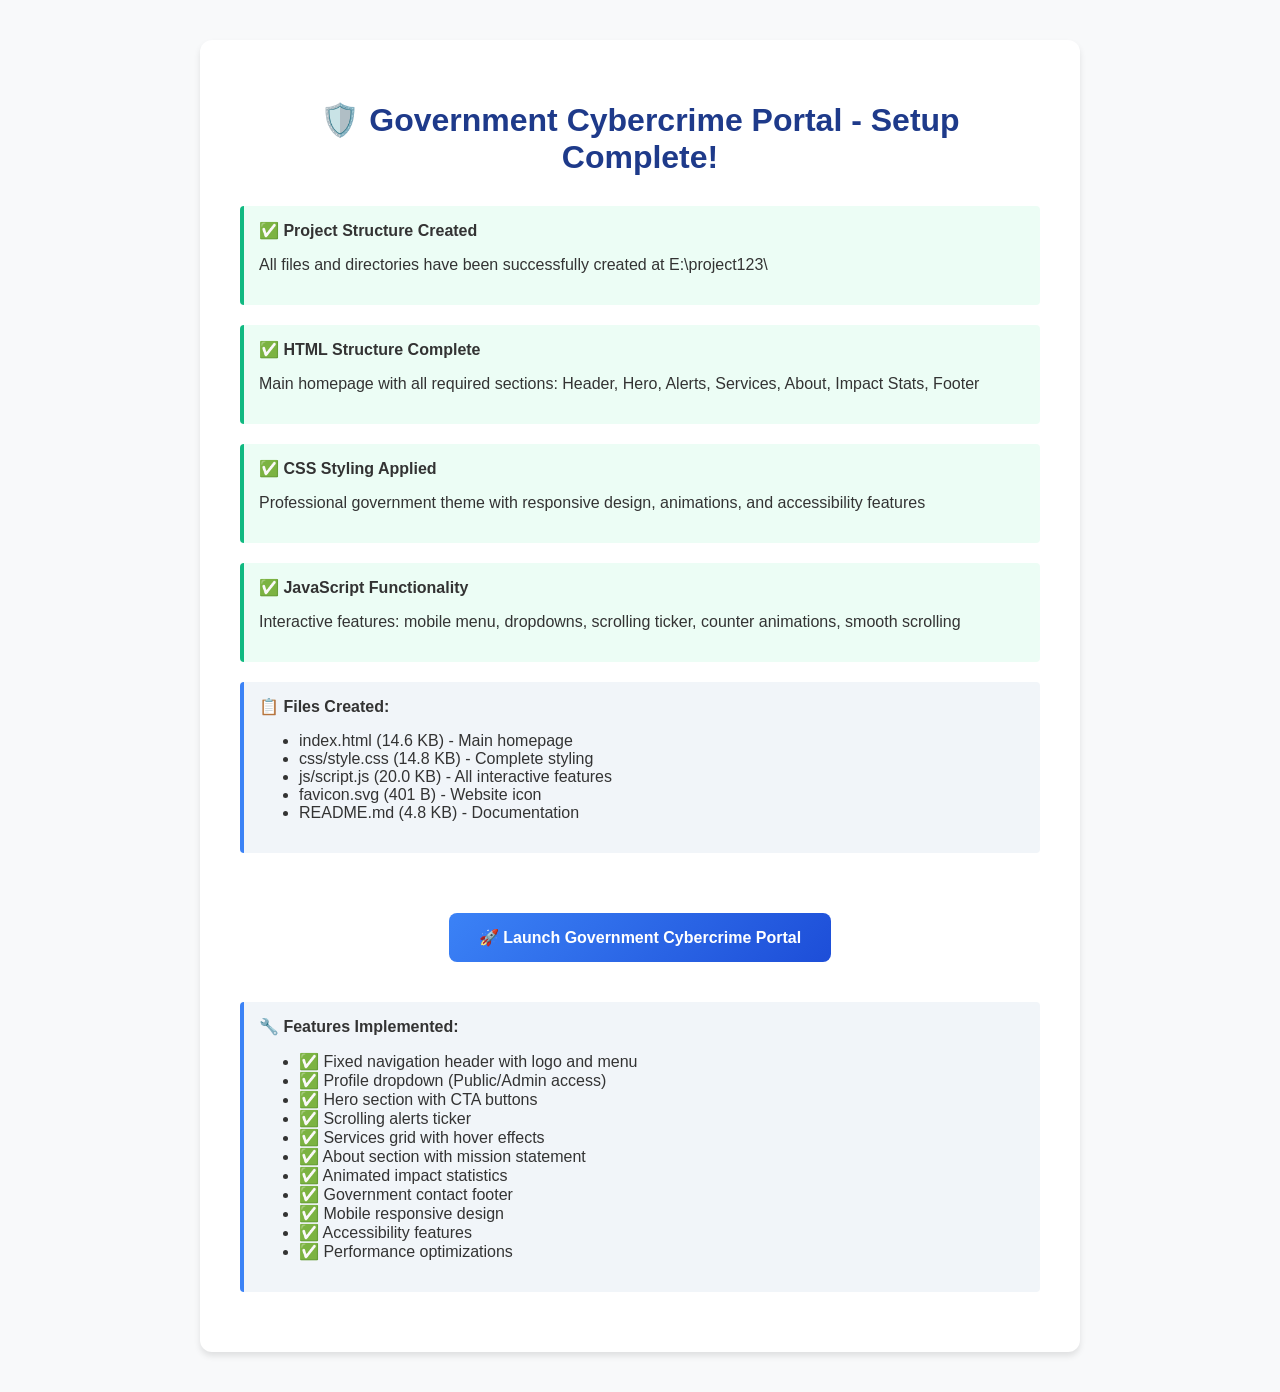
<file: public/test.html>
<!DOCTYPE html>
<html lang="en">
<head>
    <meta charset="UTF-8">
    <meta name="viewport" content="width=device-width, initial-scale=1.0">
    <title>Test - Government Cybercrime Portal</title>
    <style>
        body {
            font-family: 'Arial', sans-serif;
            margin: 40px;
            background: #f8f9fa;
            color: #333;
        }
        .test-container {
            max-width: 800px;
            margin: 0 auto;
            background: white;
            padding: 40px;
            border-radius: 12px;
            box-shadow: 0 4px 6px rgba(0, 0, 0, 0.1);
        }
        .test-header {
            text-align: center;
            color: #1e3a8a;
            margin-bottom: 30px;
        }
        .test-item {
            margin: 20px 0;
            padding: 15px;
            background: #f1f5f9;
            border-left: 4px solid #3b82f6;
            border-radius: 4px;
        }
        .success {
            border-left-color: #10b981;
            background: #ecfdf5;
        }
        .launch-btn {
            display: inline-block;
            background: linear-gradient(135deg, #3b82f6, #1d4ed8);
            color: white;
            padding: 15px 30px;
            text-decoration: none;
            border-radius: 8px;
            font-weight: 600;
            margin: 20px 0;
            transition: all 0.3s ease;
        }
        .launch-btn:hover {
            transform: translateY(-2px);
            box-shadow: 0 8px 15px rgba(59, 130, 246, 0.4);
        }
    </style>
</head>
<body>
    <div class="test-container">
        <h1 class="test-header">🛡️ Government Cybercrime Portal - Setup Complete!</h1>
        
        <div class="test-item success">
            <strong>✅ Project Structure Created</strong>
            <p>All files and directories have been successfully created at E:\project123\</p>
        </div>
        
        <div class="test-item success">
            <strong>✅ HTML Structure Complete</strong>
            <p>Main homepage with all required sections: Header, Hero, Alerts, Services, About, Impact Stats, Footer</p>
        </div>
        
        <div class="test-item success">
            <strong>✅ CSS Styling Applied</strong>
            <p>Professional government theme with responsive design, animations, and accessibility features</p>
        </div>
        
        <div class="test-item success">
            <strong>✅ JavaScript Functionality</strong>
            <p>Interactive features: mobile menu, dropdowns, scrolling ticker, counter animations, smooth scrolling</p>
        </div>

        <div class="test-item">
            <strong>📋 Files Created:</strong>
            <ul>
                <li>index.html (14.6 KB) - Main homepage</li>
                <li>css/style.css (14.8 KB) - Complete styling</li>
                <li>js/script.js (20.0 KB) - All interactive features</li>
                <li>favicon.svg (401 B) - Website icon</li>
                <li>README.md (4.8 KB) - Documentation</li>
            </ul>
        </div>

        <div style="text-align: center; margin-top: 40px;">
            <a href="index.html" class="launch-btn">🚀 Launch Government Cybercrime Portal</a>
        </div>

        <div class="test-item">
            <strong>🔧 Features Implemented:</strong>
            <ul>
                <li>✅ Fixed navigation header with logo and menu</li>
                <li>✅ Profile dropdown (Public/Admin access)</li>
                <li>✅ Hero section with CTA buttons</li>
                <li>✅ Scrolling alerts ticker</li>
                <li>✅ Services grid with hover effects</li>
                <li>✅ About section with mission statement</li>
                <li>✅ Animated impact statistics</li>
                <li>✅ Government contact footer</li>
                <li>✅ Mobile responsive design</li>
                <li>✅ Accessibility features</li>
                <li>✅ Performance optimizations</li>
            </ul>
        </div>
    </div>
</body>
</html>
</file>
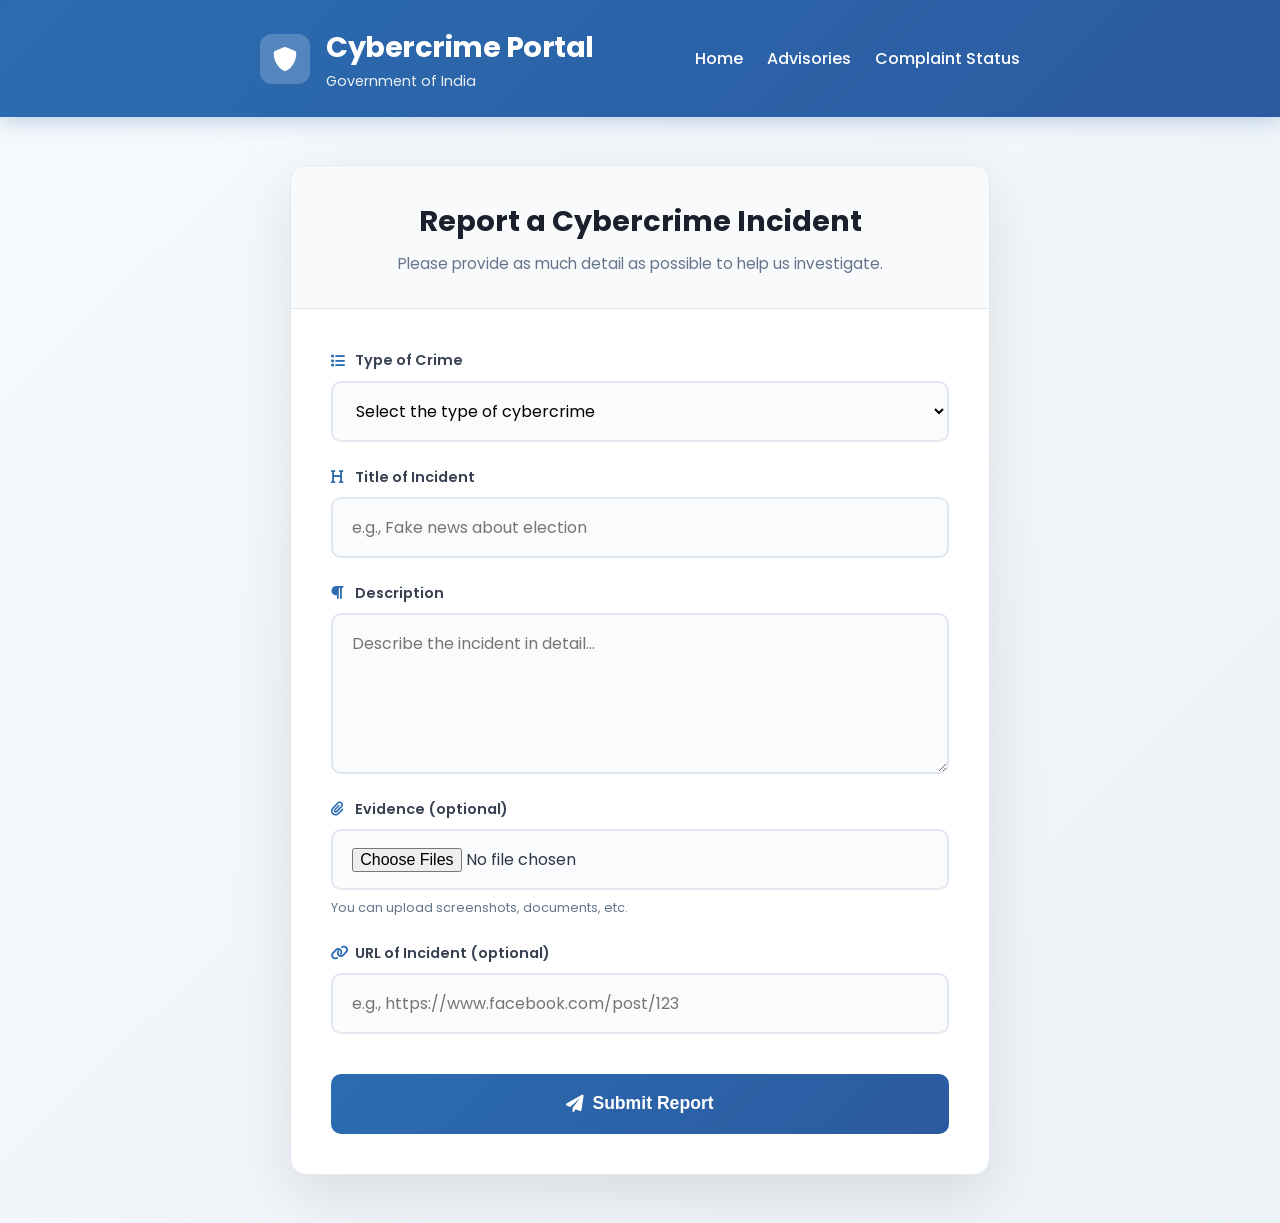
<file: report/report.html>
<!DOCTYPE html>
<html lang="en">
<head>
    <meta charset="UTF-8">
    <meta name="viewport" content="width=device-width, initial-scale=1.0">
    <title>Report a Cybercrime - Government Cybercrime Portal</title>
    <link rel="stylesheet" href="report.css">
    <link href="https://fonts.googleapis.com/css2?family=Poppins:wght@300;400;500;600;700&display=swap" rel="stylesheet">
    <link rel="stylesheet" href="https://cdnjs.cloudflare.com/ajax/libs/font-awesome/6.0.0/css/all.min.css">
</head>
<body>
    <header class="header">
        <div class="container">
            <div class="header-content">
                <div class="logo">
                    <div class="logo-icon">
                        <i class="fas fa-shield-alt"></i>
                    </div>
                    <div class="logo-text">
                        <h2>Cybercrime Portal</h2>
                        <span>Government of India</span>
                    </div>
                </div>
                <nav class="nav-menu">
                    <a href="../public/home.html" class="nav-link">Home</a>
                    <a href="../advisories/advisories.html" class="nav-link">Advisories</a>
                    <a href="../complaint/complaint status.html" class="nav-link">Complaint Status</a>
                </nav>
            </div>
        </div>
    </header>

    <main class="main-content">
        <div class="container">
            <div class="report-container">
                <div class="report-card">
                    <div class="form-header">
                        <h3>Report a Cybercrime Incident</h3>
                        <p>Please provide as much detail as possible to help us investigate.</p>
                    </div>

                    <form id="reportForm" class="form">
                        <div class="form-group">
                            <label for="reportType"><i class="fas fa-list"></i> Type of Crime</label>
                            <select id="reportType" name="type" required>
                                <option value="">Select the type of cybercrime</option>
                                <option value="fake-news">Fake News</option>
                                <option value="abusive-content">Abusive Content</option>
                                <option value="spam">Spam</option>
                                <option value="harassment">Harassment</option>
                                <option value="other">Other</option>
                            </select>
                        </div>

                        <div class="form-group">
                            <label for="reportTitle"><i class="fas fa-heading"></i> Title of Incident</label>
                            <input type="text" id="reportTitle" name="title" placeholder="e.g., Fake news about election" required>
                        </div>

                        <div class="form-group">
                            <label for="reportDescription"><i class="fas fa-paragraph"></i> Description</label>
                            <textarea id="reportDescription" name="description" rows="5" placeholder="Describe the incident in detail..." required></textarea>
                        </div>

                        <div class="form-group">
                            <label for="reportEvidence"><i class="fas fa-paperclip"></i> Evidence (optional)</label>
                            <input type="file" id="reportEvidence" name="evidence" multiple>
                            <small>You can upload screenshots, documents, etc.</small>
                        </div>

                        <div class="form-group">
                            <label for="socialUrl"><i class="fas fa-link"></i> URL of Incident (optional)</label>
                            <input type="url" id="socialUrl" name="socialUrl" placeholder="e.g., https://www.facebook.com/post/123">
                        </div>

                        <button type="submit" class="submit-btn">
                            <i class="fas fa-paper-plane"></i>
                            Submit Report
                        </button>
                    </form>
                </div>
            </div>
        </div>
    </main>

    <div class="message-overlay" id="messageOverlay" style="display: none;">
        <div class="message-content">
            <div class="message-icon success">
                <i class="fas fa-check-circle"></i>
            </div>
            <h3 id="messageTitle">Success!</h3>
            <p id="messageText">Your report has been submitted successfully.</p>
            <p>Your Complaint ID is: <strong id="complaintId"></strong></p>
            <button class="message-btn" onclick="hideMessage()">Close</button>
        </div>
    </div>

    <script src="../js/dataManager.js"></script>
    <script src="report.js"></script>
</body>
</html>
</file>
<file: style.css>
/* Reset and Base Styles */
* {
    margin: 0;
    padding: 0;
    box-sizing: border-box;
}

body {
    font-family: 'Poppins', -apple-system, BlinkMacSystemFont, 'Segoe UI', Roboto, sans-serif;
    line-height: 1.6;
    color: #2d3748;
    background: linear-gradient(135deg, #f7fafc 0%, #edf2f7 100%);
    min-height: 100vh;
    display: flex;
    flex-direction: column;
}

.container {
    max-width: 1200px;
    margin: 0 auto;
    padding: 0 20px;
}

/* Header Styles */
.header {
    background: linear-gradient(135deg, #2b6cb0 0%, #2c5aa0 100%);
    color: white;
    padding: 1.5rem 0;
    box-shadow: 0 4px 20px rgba(43, 108, 176, 0.3);
}

.header-content {
    display: flex;
    justify-content: center;
    align-items: center;
}

.logo {
    display: flex;
    align-items: center;
    gap: 1rem;
}

.logo-icon {
    width: 50px;
    height: 50px;
    background: rgba(255, 255, 255, 0.2);
    border-radius: 12px;
    display: flex;
    align-items: center;
    justify-content: center;
    font-size: 1.5rem;
}

.logo-text h2 {
    margin: 0;
    font-size: 1.8rem;
    font-weight: 700;
    letter-spacing: -0.5px;
}

.logo-text span {
    display: block;
    font-size: 0.9rem;
    opacity: 0.9;
    font-weight: 400;
}

/* Main Content */
.main-content {
    flex: 1;
    padding: 3rem 0;
    display: flex;
    align-items: center;
    justify-content: center;
}

.auth-container {
    display: grid;
    grid-template-columns: 1fr auto;
    gap: 3rem;
    align-items: start;
    max-width: 1000px;
    width: 100%;
}

/* Auth Card */
.auth-card {
    background: white;
    border-radius: 16px;
    box-shadow: 0 20px 60px rgba(0, 0, 0, 0.1);
    overflow: hidden;
    border: 1px solid #e2e8f0;
    min-width: 450px;
}

/* Tab Navigation */
.auth-tabs {
    display: flex;
    background-color: #f8fafc;
    border-bottom: 1px solid #e2e8f0;
}

.tab-btn {
    flex: 1;
    padding: 1.2rem 2rem;
    border: none;
    background: transparent;
    color: #64748b;
    font-weight: 600;
    cursor: pointer;
    transition: all 0.3s ease;
    display: flex;
    align-items: center;
    justify-content: center;
    gap: 0.5rem;
    font-size: 1rem;
}

.tab-btn:hover {
    background-color: #f1f5f9;
    color: #2b6cb0;
}

.tab-btn.active {
    background: linear-gradient(135deg, #2b6cb0 0%, #3182ce 100%);
    color: white;
    box-shadow: 0 4px 15px rgba(43, 108, 176, 0.2);
}

.tab-btn i {
    font-size: 1.1rem;
}

/* Auth Forms */
.auth-form {
    padding: 2.5rem;
    transition: all 0.3s ease;
}

.auth-form.hidden {
    display: none;
}

.form-header {
    text-align: center;
    margin-bottom: 2rem;
}

.form-header h3 {
    font-size: 1.8rem;
    font-weight: 700;
    color: #1a202c;
    margin-bottom: 0.5rem;
}

.form-header p {
    color: #64748b;
    font-size: 0.95rem;
}

/* Form Styles */
.form {
    display: flex;
    flex-direction: column;
    gap: 1.5rem;
}

.form-group {
    display: flex;
    flex-direction: column;
    gap: 0.5rem;
}

.form-group label {
    font-weight: 600;
    color: #374151;
    font-size: 0.9rem;
    display: flex;
    align-items: center;
    gap: 0.5rem;
}

.form-group label i {
    color: #2b6cb0;
    width: 16px;
}

/* Input Styles */
.form-group input,
.form-group select {
    padding: 1rem 1.2rem;
    border: 2px solid #e2e8f0;
    border-radius: 10px;
    font-size: 1rem;
    transition: all 0.3s ease;
    background-color: #fafbfc;
    font-family: inherit;
}

.form-group input:focus,
.form-group select:focus {
    outline: none;
    border-color: #2b6cb0;
    background-color: white;
    box-shadow: 0 0 0 4px rgba(43, 108, 176, 0.1);
    transform: translateY(-1px);
}

/* Select Wrapper */
.select-wrapper {
    position: relative;
}

.select-wrapper select {
    appearance: none;
    background-color: #fafbfc;
    cursor: pointer;
    padding-right: 3rem;
}

.select-arrow {
    position: absolute;
    right: 1rem;
    top: 50%;
    transform: translateY(-50%);
    color: #64748b;
    pointer-events: none;
    transition: transform 0.3s ease;
}

.select-wrapper:focus-within .select-arrow {
    transform: translateY(-50%) rotate(180deg);
}

/* Password Wrapper */
.password-wrapper {
    position: relative;
}

.password-toggle {
    position: absolute;
    right: 1rem;
    top: 50%;
    transform: translateY(-50%);
    background: none;
    border: none;
    color: #64748b;
    cursor: pointer;
    padding: 0.5rem;
    transition: color 0.3s ease;
}

.password-toggle:hover {
    color: #2b6cb0;
}

/* Form Options */
.form-options {
    display: flex;
    justify-content: space-between;
    align-items: center;
    margin: 0.5rem 0;
}

/* Custom Checkbox */
.checkbox-label {
    display: flex;
    align-items: center;
    gap: 0.8rem;
    cursor: pointer;
    font-size: 0.9rem;
    color: #4a5568;
    font-weight: 400 !important;
}

.checkbox-label input[type="checkbox"] {
    display: none;
}

.checkmark {
    width: 20px;
    height: 20px;
    border: 2px solid #cbd5e0;
    border-radius: 4px;
    display: flex;
    align-items: center;
    justify-content: center;
    transition: all 0.3s ease;
    background-color: white;
}

.checkbox-label input[type="checkbox"]:checked + .checkmark {
    background-color: #2b6cb0;
    border-color: #2b6cb0;
}

.checkbox-label input[type="checkbox"]:checked + .checkmark::after {
    content: '\f00c';
    font-family: 'Font Awesome 6 Free';
    font-weight: 900;
    color: white;
    font-size: 0.8rem;
}

/* Links */
.forgot-link,
.link {
    color: #2b6cb0;
    text-decoration: none;
    font-weight: 500;
    transition: color 0.3s ease;
}

.forgot-link:hover,
.link:hover {
    color: #2c5aa0;
    text-decoration: underline;
}

/* Submit Button */
.submit-btn {
    background: linear-gradient(135deg, #2b6cb0 0%, #2c5aa0 100%);
    color: white;
    border: none;
    padding: 1.2rem 2rem;
    font-size: 1.1rem;
    font-weight: 600;
    border-radius: 10px;
    cursor: pointer;
    transition: all 0.3s ease;
    display: flex;
    align-items: center;
    justify-content: center;
    gap: 0.5rem;
    margin-top: 1rem;
    font-family: inherit;
}

.submit-btn:hover {
    transform: translateY(-2px);
    box-shadow: 0 8px 25px rgba(43, 108, 176, 0.4);
}

.submit-btn:active {
    transform: translateY(0);
}

.submit-btn:disabled {
    opacity: 0.6;
    cursor: not-allowed;
    transform: none;
}

/* Switch Form */
.switch-form {
    text-align: center;
    margin-top: 1.5rem;
    padding-top: 1.5rem;
    border-top: 1px solid #e2e8f0;
}

.switch-form p {
    color: #64748b;
    font-size: 0.95rem;
}

.switch-btn {
    background: none;
    border: none;
    color: #2b6cb0;
    font-weight: 600;
    cursor: pointer;
    text-decoration: underline;
    font-size: 0.95rem;
    transition: color 0.3s ease;
}

.switch-btn:hover {
    color: #2c5aa0;
}

/* Input Help and Validation */
.input-help {
    font-size: 0.8rem;
    margin-top: 0.3rem;
    min-height: 1.2rem;
}

.input-help.success {
    color: #38a169;
}

.input-help.error {
    color: #e53e3e;
}

.input-help.warning {
    color: #d69e2e;
}

/* Password Strength */
.password-strength {
    margin-top: 0.5rem;
    font-size: 0.8rem;
}

.strength-bar {
    height: 4px;
    background-color: #e2e8f0;
    border-radius: 2px;
    margin: 0.3rem 0;
    overflow: hidden;
}

.strength-fill {
    height: 100%;
    transition: all 0.3s ease;
    border-radius: 2px;
}

.strength-weak { background-color: #e53e3e; width: 25%; }
.strength-fair { background-color: #d69e2e; width: 50%; }
.strength-good { background-color: #3182ce; width: 75%; }
.strength-strong { background-color: #38a169; width: 100%; }

/* Info Section */
.info-section {
    display: flex;
    flex-direction: column;
    gap: 1.5rem;
    max-width: 300px;
}

.info-card {
    background: white;
    padding: 1.5rem;
    border-radius: 12px;
    box-shadow: 0 8px 25px rgba(0, 0, 0, 0.08);
    border: 1px solid #e2e8f0;
    text-align: center;
    transition: transform 0.3s ease;
}

.info-card:hover {
    transform: translateY(-3px);
    box-shadow: 0 12px 35px rgba(0, 0, 0, 0.12);
}

.info-icon {
    width: 60px;
    height: 60px;
    background: linear-gradient(135deg, #e6f3ff 0%, #cce7ff 100%);
    border-radius: 50%;
    display: flex;
    align-items: center;
    justify-content: center;
    margin: 0 auto 1rem auto;
    font-size: 1.5rem;
    color: #2b6cb0;
}

.info-card h4 {
    color: #1a202c;
    font-weight: 600;
    margin-bottom: 0.5rem;
    font-size: 1.1rem;
}

.info-card p {
    color: #64748b;
    font-size: 0.9rem;
    line-height: 1.5;
}

/* Footer */
.footer {
    background: linear-gradient(135deg, #1a202c 0%, #2d3748 100%);
    color: white;
    padding: 2rem 0;
    margin-top: auto;
}

.footer-content {
    display: flex;
    justify-content: space-between;
    align-items: center;
    flex-wrap: wrap;
    gap: 1rem;
}

.footer-text p {
    margin: 0;
    font-size: 0.9rem;
    color: #a0aec0;
}

.footer-links {
    display: flex;
    align-items: center;
    gap: 0.5rem;
}

.footer-link {
    color: #cbd5e0;
    text-decoration: none;
    font-size: 0.9rem;
    transition: color 0.3s ease;
}

.footer-link:hover {
    color: white;
}

.divider {
    color: #4a5568;
    font-size: 0.8rem;
}

/* Loading Overlay */
.loading-overlay {
    position: fixed;
    top: 0;
    left: 0;
    width: 100%;
    height: 100%;
    background-color: rgba(0, 0, 0, 0.6);
    display: flex;
    align-items: center;
    justify-content: center;
    z-index: 9999;
    backdrop-filter: blur(4px);
}

.loading-content {
    background: white;
    padding: 2.5rem;
    border-radius: 16px;
    text-align: center;
    box-shadow: 0 25px 60px rgba(0, 0, 0, 0.3);
}

.loading-spinner {
    width: 50px;
    height: 50px;
    border: 4px solid #f1f5f9;
    border-top: 4px solid #2b6cb0;
    border-radius: 50%;
    margin: 0 auto 1.5rem auto;
    animation: spin 1s linear infinite;
}

@keyframes spin {
    0% { transform: rotate(0deg); }
    100% { transform: rotate(360deg); }
}

.loading-content p {
    color: #64748b;
    font-weight: 500;
    font-size: 1rem;
}

/* Message Overlay */
.message-overlay {
    position: fixed;
    top: 0;
    left: 0;
    width: 100%;
    height: 100%;
    background-color: rgba(0, 0, 0, 0.6);
    display: flex;
    align-items: center;
    justify-content: center;
    z-index: 9999;
    backdrop-filter: blur(4px);
}

.message-content {
    background: white;
    padding: 3rem;
    border-radius: 16px;
    text-align: center;
    box-shadow: 0 25px 60px rgba(0, 0, 0, 0.3);
    max-width: 400px;
    width: 90%;
}

.message-icon {
    width: 80px;
    height: 80px;
    border-radius: 50%;
    display: flex;
    align-items: center;
    justify-content: center;
    margin: 0 auto 1.5rem auto;
    font-size: 2.5rem;
}

.message-icon.success {
    background-color: #f0fff4;
    color: #38a169;
}

.message-content h3 {
    color: #1a202c;
    margin-bottom: 1rem;
    font-size: 1.5rem;
}

.message-content p {
    color: #64748b;
    margin-bottom: 2rem;
    line-height: 1.6;
}

.message-btn {
    background: linear-gradient(135deg, #2b6cb0 0%, #2c5aa0 100%);
    color: white;
    border: none;
    padding: 1rem 2rem;
    font-size: 1rem;
    font-weight: 600;
    border-radius: 8px;
    cursor: pointer;
    transition: all 0.3s ease;
}

.message-btn:hover {
    transform: translateY(-2px);
    box-shadow: 0 8px 25px rgba(43, 108, 176, 0.4);
}

/* Validation States */
.form-group.error input,
.form-group.error select {
    border-color: #e53e3e;
    background-color: #fef5f5;
}

.form-group.success input,
.form-group.success select {
    border-color: #38a169;
    background-color: #f0fff4;
}

.form-group.warning input,
.form-group.warning select {
    border-color: #d69e2e;
    background-color: #fffdf5;
}

/* Error Messages */
.error-message {
    background-color: #fef2f2;
    color: #e53e3e;
    padding: 1rem;
    border-radius: 8px;
    border: 1px solid #fecaca;
    margin-top: 1rem;
    display: flex;
    align-items: center;
    gap: 0.5rem;
    font-size: 0.9rem;
    animation: slideDown 0.3s ease;
}

@keyframes slideDown {
    from {
        opacity: 0;
        transform: translateY(-10px);
    }
    to {
        opacity: 1;
        transform: translateY(0);
    }
}

.success-message {
    background-color: #f0fff4;
    color: #38a169;
    padding: 1rem;
    border-radius: 8px;
    border: 1px solid #c6f6d5;
    margin-top: 1rem;
    display: flex;
    align-items: center;
    gap: 0.5rem;
    font-size: 0.9rem;
    animation: slideDown 0.3s ease;
}

/* Form Animation */
.form-slide-in {
    animation: slideInRight 0.4s ease;
}

.form-slide-out {
    animation: slideOutLeft 0.4s ease;
}

@keyframes slideInRight {
    from {
        opacity: 0;
        transform: translateX(20px);
    }
    to {
        opacity: 1;
        transform: translateX(0);
    }
}

@keyframes slideOutLeft {
    from {
        opacity: 1;
        transform: translateX(0);
    }
    to {
        opacity: 0;
        transform: translateX(-20px);
    }
}

/* Role Selection Styling */
.role-option {
    display: flex;
    align-items: center;
    gap: 0.5rem;
}

/* Responsive Design */
@media (max-width: 768px) {
    .auth-container {
        grid-template-columns: 1fr;
        gap: 2rem;
        padding: 1rem;
    }
    
    .auth-card {
        min-width: auto;
        width: 100%;
    }
    
    .auth-form {
        padding: 2rem;
    }
    
    .form-header h3 {
        font-size: 1.6rem;
    }
    
    .tab-btn {
        padding: 1rem 1.5rem;
        font-size: 0.95rem;
    }
    
    .info-section {
        max-width: none;
        display: grid;
        grid-template-columns: repeat(auto-fit, minmax(250px, 1fr));
        gap: 1rem;
    }
    
    .form-options {
        flex-direction: column;
        align-items: flex-start;
        gap: 1rem;
    }
    
    .footer-content {
        flex-direction: column;
        text-align: center;
        gap: 1rem;
    }
}

@media (max-width: 480px) {
    .container {
        padding: 0 1rem;
    }
    
    .main-content {
        padding: 2rem 0;
    }
    
    .auth-form {
        padding: 1.5rem;
    }
    
    .form-header h3 {
        font-size: 1.4rem;
    }
    
    .logo-text h2 {
        font-size: 1.4rem;
    }
    
    .logo-text span {
        font-size: 0.8rem;
    }
    
    .tab-btn {
        padding: 0.8rem 1rem;
        font-size: 0.9rem;
    }
    
    .info-section {
        grid-template-columns: 1fr;
    }
    
    .message-content {
        padding: 2rem;
    }
    
    .loading-content {
        padding: 2rem;
    }
}

/* Additional Input States */
input:invalid:not(:focus):not(:placeholder-shown) {
    border-color: #e53e3e;
}

input:valid:not(:focus):not(:placeholder-shown) {
    border-color: #38a169;
}

/* Focus Improvements */
*:focus {
    outline: 2px solid transparent;
    outline-offset: 2px;
}

button:focus,
input:focus,
select:focus {
    outline: 2px solid #2b6cb0;
    outline-offset: 2px;
}

/* Enhanced Hover Effects */
.auth-card {
    transition: all 0.3s ease;
}

.auth-card:hover {
    box-shadow: 0 25px 70px rgba(0, 0, 0, 0.15);
}

/* Loading States for Buttons */
.submit-btn.loading {
    pointer-events: none;
}

.submit-btn.loading i {
    animation: spin 1s linear infinite;
}

/* Custom Scrollbar */
::-webkit-scrollbar {
    width: 8px;
}

::-webkit-scrollbar-track {
    background: #f1f1f1;
}

::-webkit-scrollbar-thumb {
    background: #2b6cb0;
    border-radius: 4px;
}

::-webkit-scrollbar-thumb:hover {
    background: #2c5aa0;
}

/* Print Styles */
@media print {
    .header,
    .footer,
    .loading-overlay,
    .message-overlay {
        display: none !important;
    }
    
    .main-content {
        padding: 0;
    }
    
    .auth-card {
        box-shadow: none;
        border: 2px solid #000;
    }
}

/* High Contrast Mode Support */
@media (prefers-contrast: high) {
    .auth-card {
        border: 2px solid #000;
    }
    
    .tab-btn.active {
        border: 2px solid #000;
    }
    
    .submit-btn {
        border: 2px solid #000;
    }
}

/* Reduced Motion Support */
@media (prefers-reduced-motion: reduce) {
    *,
    *::before,
    *::after {
        animation-duration: 0.01ms !important;
        animation-iteration-count: 1 !important;
        transition-duration: 0.01ms !important;
    }
}

/* Dark Mode Support (if needed in future) */
@media (prefers-color-scheme: dark) {
    /* Could be implemented for system dark mode preference */
}

/* Utility Classes */
.hidden {
    display: none !important;
}

.sr-only {
    position: absolute;
    width: 1px;
    height: 1px;
    padding: 0;
    margin: -1px;
    overflow: hidden;
    clip: rect(0, 0, 0, 0);
    white-space: nowrap;
    border: 0;
}

.text-center {
    text-align: center;
}

.mt-1 { margin-top: 0.5rem; }
.mt-2 { margin-top: 1rem; }
.mb-1 { margin-bottom: 0.5rem; }
.mb-2 { margin-bottom: 1rem; }
</file>
<file: advisories/advisories.css>
/* Reset and Base Styles */
* {
    margin: 0;
    padding: 0;
    box-sizing: border-box;
}

body {
    font-family: 'Inter', sans-serif;
    line-height: 1.6;
    color: #333;
    background-color: #f8fafc;
}

.container {
    max-width: 1200px;
    margin: 0 auto;
    padding: 0 20px;
}

/* Header Styles */
.header {
    background: linear-gradient(135deg, #1e3a8a 0%, #3b82f6 100%);
    color: white;
    padding: 1rem 0;
    position: fixed;
    top: 0;
    width: 100%;
    z-index: 1000;
    box-shadow: 0 2px 10px rgba(0, 0, 0, 0.1);
}

.nav-wrapper {
    display: flex;
    align-items: center;
    justify-content: space-between;
}

.logo {
    display: flex;
    align-items: center;
    gap: 12px;
}

.logo i {
    font-size: 2rem;
    color: #fbbf24;
}

.logo-text strong {
    display: block;
    font-size: 1.2rem;
    font-weight: 700;
}

.logo-text small {
    display: block;
    font-size: 0.85rem;
    opacity: 0.9;
    font-weight: 400;
}

.nav-menu ul {
    display: flex;
    list-style: none;
    gap: 2rem;
    align-items: center;
}

.nav-menu a {
    color: white;
    text-decoration: none;
    font-weight: 500;
    padding: 8px 16px;
    border-radius: 6px;
    transition: all 0.3s ease;
}

.nav-menu a:hover,
.nav-menu a.active {
    background: rgba(255, 255, 255, 0.2);
    color: #fbbf24;
}

.header-actions {
    display: flex;
    align-items: center;
    gap: 1rem;
}

.profile-dropdown {
    position: relative;
}

.profile-btn {
    background: none;
    border: none;
    color: white;
    font-size: 1.5rem;
    cursor: pointer;
    padding: 8px;
    border-radius: 50%;
    transition: all 0.3s ease;
}

.profile-btn:hover {
    background: rgba(255, 255, 255, 0.2);
    color: #fbbf24;
}

.dropdown-menu {
    position: absolute;
    top: 100%;
    right: 0;
    background: white;
    color: #333;
    min-width: 200px;
    border-radius: 8px;
    box-shadow: 0 10px 30px rgba(0, 0, 0, 0.2);
    opacity: 0;
    visibility: hidden;
    transform: translateY(-10px);
    transition: all 0.3s ease;
    margin-top: 8px;
}

.dropdown-menu.show {
    opacity: 1;
    visibility: visible;
    transform: translateY(0);
}

.dropdown-item {
    display: flex;
    align-items: center;
    gap: 12px;
    padding: 12px 16px;
    color: #333;
    text-decoration: none;
    transition: background 0.2s ease;
}

.dropdown-item:hover {
    background: #f1f5f9;
}

.dropdown-divider {
    height: 1px;
    background: #e2e8f0;
    margin: 8px 0;
}

.mobile-menu-toggle {
    display: none;
    flex-direction: column;
    background: none;
    border: none;
    cursor: pointer;
    gap: 4px;
}

.mobile-menu-toggle span {
    width: 25px;
    height: 3px;
    background: white;
    border-radius: 2px;
    transition: all 0.3s ease;
}


/* Hero Section */
.hero {
    background: linear-gradient(135deg, #0f172a 0%, #1e293b 50%, #334155 100%);
    color: white;
    padding: 140px 20px 100px;
    text-align: center;
}
.hero-title {
    font-size: 3.5rem;
    font-weight: 700;
    line-height: 1.2;
    margin-bottom: 1.5rem;
    background: linear-gradient(135deg, #60a5fa, #fbbf24);
    background-clip: text;
    -webkit-background-clip: text;
    -webkit-text-fill-color: transparent;}
.hero h1 {
    font-size: 2.5rem;
    margin-bottom: 1rem;
    font-weight: 700;
}

.hero p {
    font-size: 1.1rem;
    margin-bottom: 2rem;
    opacity: 0.9;
    max-width: 600px;
    margin-left: auto;
    margin-right: auto;
}

/* Search Section */
.search-section {
    max-width: 600px;
    margin: 0 auto;
}

.search-container {
    position: relative;
    margin-bottom: 1rem;
}

.search-container input {
    width: 100%;
    padding: 1rem 3rem 1rem 1rem;
    font-size: 1rem;
    border: none;
    border-radius: 50px;
    background: rgba(255, 255, 255, 0.95);
    color: #333;
    box-shadow: 0 4px 15px rgba(0, 0, 0, 0.1);
}

.search-container input:focus {
    outline: none;
    background: white;
    box-shadow: 0 4px 25px rgba(0, 0, 0, 0.15);
}

.search-btn {
    position: absolute;
    right: 8px;
    top: 50%;
    transform: translateY(-50%);
    background: #3b82f6;
    border: none;
    border-radius: 50%;
    width: 40px;
    height: 40px;
    color: white;
    cursor: pointer;
    transition: all 0.3s ease;
}

.search-btn:hover {
    background: #1d4ed8;
    transform: translateY(-50%) scale(1.05);
}

.quick-searches {
    display: flex;
    align-items: center;
    justify-content: center;
    gap: 0.5rem;
    flex-wrap: wrap;
}

.quick-searches span {
    opacity: 0.8;
    font-size: 0.9rem;
}

.quick-search-tag {
    background: rgba(255, 255, 255, 0.2);
    color: white;
    border: 1px solid rgba(255, 255, 255, 0.3);
    border-radius: 20px;
    padding: 0.25rem 0.75rem;
    font-size: 0.8rem;
    cursor: pointer;
    transition: all 0.3s ease;
}

.quick-search-tag:hover {
    background: rgba(255, 255, 255, 0.3);
    transform: translateY(-2px);
}

/* Breaking Banner */
.breaking-banner {
    background: linear-gradient(135deg, #dc2626, #ef4444);
    color: white;
    padding: 1.5rem 0;
    animation: pulse 2s infinite;
}

@keyframes pulse {
    0%, 100% { opacity: 1; }
    50% { opacity: 0.95; }
}

.breaking-content {
    display: flex;
    align-items: center;
    gap: 1.5rem;
}

.breaking-label {
    display: flex;
    align-items: center;
    gap: 0.5rem;
    font-weight: 700;
    font-size: 0.9rem;
    white-space: nowrap;
}

.breaking-label i {
    animation: bounce 1s infinite;
}

@keyframes bounce {
    0%, 20%, 50%, 80%, 100% { transform: translateY(0); }
    40% { transform: translateY(-10px); }
    60% { transform: translateY(-5px); }
}

.breaking-info h3 {
    margin-bottom: 0.5rem;
    font-size: 1.2rem;
}

.breaking-info p {
    opacity: 0.9;
    margin-bottom: 1rem;
}

.breaking-btn {
    background: rgba(255, 255, 255, 0.2);
    color: white;
    border: 1px solid rgba(255, 255, 255, 0.3);
    padding: 0.5rem 1rem;
    border-radius: 6px;
    cursor: pointer;
    transition: all 0.3s ease;
}

.breaking-btn:hover {
    background: rgba(255, 255, 255, 0.3);
}

/* Main Content Layout */
.main-content {
    padding: 3rem 0;
}

.content-layout {
    display: grid;
    grid-template-columns: 280px 1fr;
    gap: 3rem;
    align-items: start;
}

/* Filters Sidebar */
.filters-sidebar {
    position: sticky;
    top: 120px;
    height: fit-content;
}

.filter-section {
    background: white;
    border-radius: 12px;
    box-shadow: 0 4px 25px rgba(0, 0, 0, 0.1);
    padding: 1.5rem;
    margin-bottom: 1.5rem;
}

.filter-section h3 {
    display: flex;
    align-items: center;
    gap: 0.5rem;
    margin-bottom: 1.5rem;
    color: #1f2937;
    font-size: 1.1rem;
}

.filter-group {
    margin-bottom: 1.5rem;
}

.filter-group h4 {
    margin-bottom: 0.75rem;
    color: #374151;
    font-size: 0.9rem;
    font-weight: 600;
}

.checkbox-group {
    display: flex;
    flex-direction: column;
    gap: 0.5rem;
}

.checkbox-label {
    display: flex;
    align-items: center;
    gap: 0.5rem;
    cursor: pointer;
    padding: 0.5rem;
    border-radius: 6px;
    transition: all 0.3s ease;
}

.checkbox-label:hover {
    background: #f3f4f6;
}

.checkbox-label input[type="checkbox"] {
    margin: 0;
}

.checkbox-label span {
    font-size: 0.875rem;
    color: #374151;
}

.filter-group select {
    width: 100%;
    padding: 0.5rem;
    border: 1px solid #d1d5db;
    border-radius: 6px;
    background: white;
    font-size: 0.875rem;
}

.custom-date-range {
    margin-top: 0.75rem;
    display: grid;
    gap: 0.5rem;
}

.custom-date-range input {
    padding: 0.5rem;
    border: 1px solid #d1d5db;
    border-radius: 6px;
    font-size: 0.875rem;
}

.clear-filters {
    width: 100%;
    justify-content: center;
    margin-top: 1rem;
}

/* Stats Section */
.stats-section {
    background: white;
    border-radius: 12px;
    box-shadow: 0 4px 25px rgba(0, 0, 0, 0.1);
    padding: 1.5rem;
}

.stats-section h3 {
    display: flex;
    align-items: center;
    gap: 0.5rem;
    margin-bottom: 1rem;
    color: #1f2937;
    font-size: 1.1rem;
}

.stat-item {
    text-align: center;
    margin-bottom: 1rem;
    padding: 1rem;
    background: #f8fafc;
    border-radius: 8px;
}

.stat-number {
    font-size: 1.5rem;
    font-weight: 700;
    color: #3b82f6;
}

.stat-label {
    font-size: 0.8rem;
    color: #6b7280;
    margin-top: 0.25rem;
}

/* Advisory Feed */
.advisory-feed {
    background: white;
    border-radius: 12px;
    box-shadow: 0 4px 25px rgba(0, 0, 0, 0.1);
    padding: 2rem;
}

.feed-controls {
    display: flex;
    justify-content: space-between;
    align-items: center;
    margin-bottom: 2rem;
    padding-bottom: 1rem;
    border-bottom: 1px solid #e5e7eb;
}

.feed-info {
    font-weight: 500;
    color: #374151;
}

.sort-controls {
    display: flex;
    align-items: center;
    gap: 0.5rem;
}

.sort-controls label {
    font-size: 0.875rem;
    color: #6b7280;
}

.sort-controls select {
    padding: 0.5rem;
    border: 1px solid #d1d5db;
    border-radius: 6px;
    font-size: 0.875rem;
}

/* Most Reported Section */
.most-reported-section {
    margin-bottom: 3rem;
}

.most-reported-section h3 {
    display: flex;
    align-items: center;
    gap: 0.5rem;
    margin-bottom: 1rem;
    color: #1f2937;
    font-size: 1.2rem;
}

.trending-advisory {
    background: linear-gradient(135deg, #fef3c7, #fde68a);
    border: 2px solid #f59e0b;
    border-radius: 12px;
    padding: 1.5rem;
    position: relative;
    overflow: hidden;
}

.trending-advisory::before {
    content: '';
    position: absolute;
    top: 0;
    left: -100%;
    width: 100%;
    height: 2px;
    background: linear-gradient(90deg, transparent, #f59e0b, transparent);
    animation: shimmer 2s infinite;
}

@keyframes shimmer {
    0% { left: -100%; }
    100% { left: 100%; }
}

.trending-badge {
    display: inline-block;
    background: #dc2626;
    color: white;
    padding: 0.25rem 0.75rem;
    border-radius: 20px;
    font-size: 0.75rem;
    font-weight: 700;
    margin-bottom: 1rem;
}

.trending-content h4 {
    font-size: 1.1rem;
    margin-bottom: 0.75rem;
    color: #1f2937;
}

.trending-content p {
    color: #6b7280;
    margin-bottom: 1rem;
}

.trending-stats {
    display: flex;
    gap: 1rem;
    margin-bottom: 1rem;
    font-size: 0.875rem;
    color: #6b7280;
}

.trending-stats span {
    display: flex;
    align-items: center;
    gap: 0.25rem;
}

/* Advisory Grid */
.advisory-grid {
    display: grid;
    grid-template-columns: repeat(auto-fill, minmax(350px, 1fr));
    gap: 1.5rem;
    margin-bottom: 2rem;
}

.advisory-card {
    background: white;
    border-radius: 12px;
    box-shadow: 0 4px 15px rgba(0, 0, 0, 0.1);
    padding: 1.5rem;
    transition: all 0.3s ease;
    border: 1px solid #e5e7eb;
    cursor: pointer;
}

.advisory-card:hover {
    transform: translateY(-5px);
    box-shadow: 0 8px 30px rgba(0, 0, 0, 0.15);
    border-color: #3b82f6;
}

.advisory-header {
    display: flex;
    justify-content: space-between;
    align-items: flex-start;
    margin-bottom: 1rem;
}

.advisory-category {
    background: #eff6ff;
    color: #3b82f6;
    padding: 0.25rem 0.75rem;
    border-radius: 20px;
    font-size: 0.75rem;
    font-weight: 500;
}

.advisory-date {
    font-size: 0.8rem;
    color: #6b7280;
}

.advisory-title {
    font-size: 1.1rem;
    font-weight: 600;
    margin-bottom: 0.5rem;
    color: #1f2937;
    line-height: 1.4;
}

.advisory-issuer {
    display: flex;
    align-items: center;
    gap: 0.5rem;
    font-size: 0.8rem;
    color: #6b7280;
    margin-bottom: 1rem;
}

.advisory-summary {
    color: #6b7280;
    margin-bottom: 1rem;
    font-size: 0.9rem;
    line-height: 1.5;
}

.advisory-actions {
    display: flex;
    justify-content: space-between;
    align-items: center;
}

.advisory-meta {
    display: flex;
    gap: 1rem;
    font-size: 0.8rem;
    color: #9ca3af;
}

.advisory-meta span {
    display: flex;
    align-items: center;
    gap: 0.25rem;
}

.read-more-btn {
    background: #3b82f6;
    color: white;
    border: none;
    padding: 0.5rem 1rem;
    border-radius: 6px;
    font-size: 0.875rem;
    cursor: pointer;
    transition: all 0.3s ease;
}

.read-more-btn:hover {
    background: #1d4ed8;
    transform: translateY(-2px);
}

/* Card Interactions */
.card-interactions {
    display: flex;
    justify-content: space-between;
    align-items: center;
    padding-top: 1rem;
    border-top: 1px solid #e5e7eb;
    margin-top: 1rem;
}

.interaction-buttons {
    display: flex;
    gap: 0.5rem;
}

.interaction-btn {
    background: none;
    border: 1px solid #e5e7eb;
    border-radius: 6px;
    padding: 0.5rem 0.75rem;
    font-size: 0.8rem;
    cursor: pointer;
    transition: all 0.3s ease;
    display: flex;
    align-items: center;
    gap: 0.25rem;
}

.interaction-btn:hover {
    border-color: #3b82f6;
    color: #3b82f6;
}

.interaction-btn.active {
    background: #3b82f6;
    color: white;
    border-color: #3b82f6;
}

/* Load More */
.load-more-section {
    text-align: center;
    margin-top: 2rem;
}

.load-more-btn {
    padding: 1rem 2rem;
    font-size: 1rem;
}

/* Awareness Section */
.awareness-section {
    background: white;
    padding: 4rem 0;
    border-top: 1px solid #e5e7eb;
}

.awareness-section h2 {
    text-align: center;
    margin-bottom: 3rem;
    color: #1f2937;
    font-size: 2rem;
}

.awareness-grid {
    display: grid;
    grid-template-columns: repeat(auto-fit, minmax(300px, 1fr));
    gap: 2rem;
}

.awareness-item {
    text-align: center;
    padding: 2rem;
    background: #f8fafc;
    border-radius: 12px;
    transition: all 0.3s ease;
}

.awareness-item:hover {
    background: #eff6ff;
    transform: translateY(-5px);
}

.awareness-icon {
    width: 80px;
    height: 80px;
    background: linear-gradient(135deg, #3b82f6, #1d4ed8);
    border-radius: 50%;
    display: flex;
    align-items: center;
    justify-content: center;
    margin: 0 auto 1rem;
    font-size: 2rem;
    color: white;
}

.awareness-item h3 {
    margin-bottom: 1rem;
    color: #1f2937;
    font-size: 1.2rem;
}

.awareness-item p {
    color: #6b7280;
    margin-bottom: 1.5rem;
    font-size: 0.9rem;
}

.awareness-actions {
    display: flex;
    gap: 0.75rem;
    justify-content: center;
}

/* Buttons */
.btn {
    padding: 0.75rem 1.5rem;
    border-radius: 6px;
    font-size: 0.9rem;
    font-weight: 500;
    cursor: pointer;
    transition: all 0.3s ease;
    border: none;
    display: inline-flex;
    align-items: center;
    gap: 0.5rem;
    text-decoration: none;
}

.btn-primary {
    background: linear-gradient(135deg, #3b82f6, #1d4ed8);
    color: white;
}

.btn-primary:hover {
    background: linear-gradient(135deg, #2563eb, #1e40af);
    transform: translateY(-2px);
    box-shadow: 0 4px 15px rgba(59, 130, 246, 0.3);
}

.btn-secondary {
    background: #6b7280;
    color: white;
}

.btn-secondary:hover {
    background: #374151;
}

.btn-outline {
    background: transparent;
    color: #3b82f6;
    border: 2px solid #3b82f6;
}

.btn-outline:hover {
    background: #3b82f6;
    color: white;
}

/* Modals */
.modal-overlay {
    display: none;
    position: fixed;
    top: 0;
    left: 0;
    right: 0;
    bottom: 0;
    background: rgba(0, 0, 0, 0.5);
    z-index: 10000;
    backdrop-filter: blur(4px);
}

.modal-overlay.active {
    display: flex;
    align-items: center;
    justify-content: center;
    animation: fadeIn 0.3s ease;
}

.modal-content {
    background: white;
    border-radius: 12px;
    max-width: 800px;
    width: 90%;
    max-height: 90vh;
    overflow: hidden;
    animation: slideIn 0.3s ease;
}

@keyframes fadeIn {
    from { opacity: 0; }
    to { opacity: 1; }
}

@keyframes slideIn {
    from { transform: scale(0.9) translateY(20px); opacity: 0; }
    to { transform: scale(1) translateY(0); opacity: 1; }
}

.modal-header {
    display: flex;
    justify-content: space-between;
    align-items: center;
    padding: 1.5rem;
    border-bottom: 1px solid #e5e7eb;
}

.modal-header h2 {
    color: #1f2937;
    font-size: 1.3rem;
}

.modal-close {
    background: none;
    border: none;
    font-size: 1.2rem;
    color: #6b7280;
    cursor: pointer;
    padding: 0.5rem;
    border-radius: 6px;
    transition: all 0.3s ease;
}

.modal-close:hover {
    background: #f3f4f6;
    color: #374151;
}

.modal-body {
    padding: 1.5rem;
    max-height: 60vh;
    overflow-y: auto;
}

.modal-footer {
    padding: 1.5rem;
    border-top: 1px solid #e5e7eb;
    background: #f8fafc;
}

.modal-actions {
    display: flex;
    gap: 1rem;
    justify-content: flex-end;
}

/* Share Modal Specific */
.share-modal .modal-content {
    max-width: 500px;
}

.share-options {
    display: grid;
    grid-template-columns: repeat(2, 1fr);
    gap: 1rem;
    margin-bottom: 2rem;
}

.share-btn {
    display: flex;
    align-items: center;
    justify-content: center;
    gap: 0.75rem;
    padding: 1rem;
    border: 2px solid #e5e7eb;
    border-radius: 8px;
    background: white;
    cursor: pointer;
    transition: all 0.3s ease;
    text-decoration: none;
    color: #374151;
}

.share-btn:hover {
    transform: translateY(-2px);
    box-shadow: 0 4px 15px rgba(0, 0, 0, 0.1);
}

.share-btn.twitter {
    border-color: #1da1f2;
    color: #1da1f2;
}

.share-btn.twitter:hover {
    background: #1da1f2;
    color: white;
}

.share-btn.facebook {
    border-color: #4267b2;
    color: #4267b2;
}

.share-btn.facebook:hover {
    background: #4267b2;
    color: white;
}

.share-btn.whatsapp {
    border-color: #25d366;
    color: #25d366;
}

.share-btn.whatsapp:hover {
    background: #25d366;
    color: white;
}

.share-btn.linkedin {
    border-color: #0077b5;
    color: #0077b5;
}

.share-btn.linkedin:hover {
    background: #0077b5;
    color: white;
}

.copy-link-section {
    display: flex;
    gap: 0.5rem;
}

.copy-link-section input {
    flex: 1;
    padding: 0.75rem;
    border: 1px solid #d1d5db;
    border-radius: 6px;
    font-size: 0.875rem;
    background: #f9fafb;
}

/* Loading States */
.loading-overlay {
    display: none;
    position: fixed;
    top: 0;
    left: 0;
    right: 0;
    bottom: 0;
    background: rgba(255, 255, 255, 0.8);
    z-index: 9999;
    backdrop-filter: blur(4px);
}

.loading-overlay.active {
    display: flex;
    align-items: center;
    justify-content: center;
}

.loading-content {
    text-align: center;
    color: #6b7280;
}

.spinner {
    width: 40px;
    height: 40px;
    border: 4px solid #e5e7eb;
    border-top: 4px solid #3b82f6;
    border-radius: 50%;
    animation: spin 1s linear infinite;
    margin: 0 auto 1rem;
}

@keyframes spin {
    to { transform: rotate(360deg); }
}

/* No Results */
.no-results {
    text-align: center;
    padding: 4rem 2rem;
    color: #6b7280;
}

.no-results-content i {
    font-size: 4rem;
    margin-bottom: 1rem;
    opacity: 0.5;
}

.no-results-content h3 {
    margin-bottom: 0.5rem;
    color: #374151;
}

/* Footer */
.footer {
    background: #1f2937;
    color: white;
    padding: 3rem 0 1rem;
}

.footer-content {
    display: grid;
    grid-template-columns: repeat(auto-fit, minmax(250px, 1fr));
    gap: 2rem;
    margin-bottom: 2rem;
}

.footer-logo {
    display: flex;
    align-items: center;
    gap: 10px;
    margin-bottom: 1rem;
    font-size: 1.1rem;
    font-weight: 600;
}

.footer-column p {
    color: #9ca3af;
    margin-bottom: 1rem;
    font-size: 0.9rem;
}

.footer-column h4 {
    margin-bottom: 1rem;
    color: #fbbf24;
}

.footer-column ul {
    list-style: none;
}

.footer-column ul li {
    margin-bottom: 0.5rem;
}

.footer-column ul li a {
    color: #9ca3af;
    text-decoration: none;
    font-size: 0.9rem;
    transition: color 0.3s ease;
}

.footer-column ul li a:hover {
    color: white;
}

.social-links {
    display: flex;
    gap: 1rem;
}

.social-links a {
    display: flex;
    align-items: center;
    justify-content: center;
    width: 40px;
    height: 40px;
    background: rgba(255, 255, 255, 0.1);
    border-radius: 50%;
    color: white;
    text-decoration: none;
    transition: all 0.3s ease;
}

.social-links a:hover {
    background: #3b82f6;
    transform: translateY(-2px);
}

.contact-info {
    display: flex;
    flex-direction: column;
    gap: 0.75rem;
}

.contact-item {
    display: flex;
    align-items: center;
    gap: 0.75rem;
    font-size: 0.9rem;
}

.contact-item i {
    color: #3b82f6;
    width: 20px;
}

.footer-bottom {
    border-top: 1px solid #374151;
    padding-top: 1rem;
}

.footer-bottom-content {
    display: flex;
    justify-content: space-between;
    align-items: center;
    flex-wrap: wrap;
    gap: 1rem;
}

.footer-bottom p {
    color: #9ca3af;
    font-size: 0.875rem;
}

.footer-links {
    display: flex;
    gap: 1rem;
}

.footer-links a {
    color: #9ca3af;
    text-decoration: none;
    font-size: 0.875rem;
    transition: color 0.3s ease;
}

.footer-links a:hover {
    color: white;
}

/* Advisory Categories */
.category-fake-news { border-left: 4px solid #dc2626; }
.category-fraud-scams { border-left: 4px solid #f59e0b; }
.category-safety-guidelines { border-left: 4px solid #10b981; }
.category-awareness-campaigns { border-left: 4px solid #8b5cf6; }

/* Priority Badges */
.priority-high {
    background: #fee2e2;
    color: #dc2626;
}

.priority-medium {
    background: #fef3c7;
    color: #d97706;
}

.priority-low {
    background: #ecfdf5;
    color: #059669;
}

/* Responsive Design */
@media (max-width: 1024px) {
    .content-layout {
        grid-template-columns: 1fr;
        gap: 2rem;
    }
    
    .filters-sidebar {
        position: static;
        order: -1;
    }
    
    .filter-section {
        display: grid;
        grid-template-columns: repeat(auto-fit, minmax(200px, 1fr));
        gap: 1rem;
    }
    
    .stats-section {
        grid-column: span 1;
    }
    
    .advisory-grid {
        grid-template-columns: repeat(auto-fill, minmax(300px, 1fr));
    }
}

@media (max-width: 768px) {
    .nav-menu {
        display: none;
    }
    
    .mobile-menu-toggle {
        display: block;
    }
    
    .hero h1 {
        font-size: 2rem;
    }
    
    .hero p {
        font-size: 1rem;
    }
    
    .breaking-content {
        flex-direction: column;
        text-align: center;
        gap: 1rem;
    }
    
    .breaking-label {
        align-self: center;
    }
    
    .feed-controls {
        flex-direction: column;
        gap: 1rem;
        align-items: stretch;
    }
    
    .advisory-feed {
        padding: 1.5rem;
    }
    
    .advisory-grid {
        grid-template-columns: 1fr;
    }
    
    .trending-stats {
        flex-wrap: wrap;
        justify-content: center;
    }
    
    .awareness-actions {
        flex-direction: column;
        align-items: center;
    }
    
    .modal-content {
        width: 95%;
        margin: 1rem;
    }
    
    .modal-actions {
        flex-direction: column;
        gap: 0.5rem;
    }
    
    .share-options {
        grid-template-columns: 1fr;
    }
    
    .copy-link-section {
        flex-direction: column;
    }
    
    .footer-bottom-content {
        flex-direction: column;
        text-align: center;
    }
}

@media (max-width: 480px) {
    .container {
        padding: 0 15px;
    }
    
    .hero {
        padding: 2rem 0;
    }
    
    .hero h1 {
        font-size: 1.75rem;
    }
    
    .search-container input {
        padding: 0.75rem 2.5rem 0.75rem 1rem;
        font-size: 0.9rem;
    }
    
    .search-btn {
        width: 35px;
        height: 35px;
        right: 5px;
    }
    
    .quick-searches {
        flex-direction: column;
        gap: 0.5rem;
        align-items: center;
    }
    
    .advisory-card {
        padding: 1rem;
    }
    
    .advisory-actions {
        flex-direction: column;
        gap: 1rem;
        align-items: stretch;
    }
    
    .advisory-meta {
        justify-content: center;
    }
    
    .card-interactions {
        flex-direction: column;
        gap: 1rem;
        align-items: stretch;
    }
    
    .interaction-buttons {
        justify-content: center;
    }
}

/* Print Styles */
@media print {
    .header,
    .hero,
    .breaking-banner,
    .filters-sidebar,
    .awareness-section,
    .footer,
    .modal-overlay {
        display: none !important;
    }
    
    .content-layout {
        grid-template-columns: 1fr;
    }
    
    .advisory-card {
        box-shadow: none;
        border: 1px solid #000;
        break-inside: avoid;
        margin-bottom: 1rem;
    }
}

/* Focus Styles for Accessibility */
*:focus {
    outline: 2px solid #3b82f6;
    outline-offset: 2px;
}

button:focus,
a:focus {
    outline-color: #1d4ed8;
}

/* High Contrast Mode Support */
@media (prefers-contrast: high) {
    .advisory-card {
        border-width: 2px;
    }
    
    .btn-outline {
        border-width: 3px;
    }
}

/* Reduced Motion Support */
@media (prefers-reduced-motion: reduce) {
    *,
    *::before,
    *::after {
        animation-duration: 0.01ms !important;
        animation-iteration-count: 1 !important;
        transition-duration: 0.01ms !important;
    }
    
    .breaking-banner {
        animation: none;
    }
    
    .breaking-label i {
        animation: none;
    }
}
</file>
<file: complaint/complaint_status.css>
/* Reset and Base Styles */
* {
    margin: 0;
    padding: 0;
    box-sizing: border-box;
}

body {
    font-family: 'Poppins', -apple-system, BlinkMacSystemFont, 'Segoe UI', Roboto, sans-serif;
    line-height: 1.6;
    color: #2d3748;
    background: linear-gradient(135deg, #f7fafc 0%, #edf2f7 100%);
    min-height: 100vh;
    display: flex;
    flex-direction: column;
}

.container {
    max-width: 800px;
    margin: 0 auto;
    padding: 0 20px;
}

/* Header Styles */
.header {
    background: linear-gradient(135deg, #2b6cb0 0%, #2c5aa0 100%);
    color: white;
    padding: 1.5rem 0;
    box-shadow: 0 4px 20px rgba(43, 108, 176, 0.3);
}

.header-content {
    display: flex;
    justify-content: space-between;
    align-items: center;
}

.logo {
    display: flex;
    align-items: center;
    gap: 1rem;
}

.logo-icon {
    width: 50px;
    height: 50px;
    background: rgba(255, 255, 255, 0.2);
    border-radius: 12px;
    display: flex;
    align-items: center;
    justify-content: center;
    font-size: 1.5rem;
}

.logo-text h2 {
    margin: 0;
    font-size: 1.8rem;
    font-weight: 700;
    letter-spacing: -0.5px;
}

.logo-text span {
    display: block;
    font-size: 0.9rem;
    opacity: 0.9;
    font-weight: 400;
}

.nav-menu {
    display: flex;
    gap: 1.5rem;
}

.nav-link {
    color: white;
    text-decoration: none;
    font-weight: 500;
    transition: opacity 0.3s ease;
}

.nav-link:hover {
    opacity: 0.8;
}

/* Main Content */
.main-content {
    flex: 1;
    padding: 3rem 0;
}

.status-container {
    max-width: 600px;
    margin: 0 auto;
}

.status-card {
    background: white;
    border-radius: 16px;
    box-shadow: 0 20px 60px rgba(0, 0, 0, 0.1);
    overflow: hidden;
    border: 1px solid #e2e8f0;
}

.form-header {
    text-align: center;
    padding: 2rem;
    background-color: #f8fafc;
    border-bottom: 1px solid #e2e8f0;
}

.form-header h3 {
    font-size: 1.8rem;
    font-weight: 700;
    color: #1a202c;
    margin-bottom: 0.5rem;
}

.form-header p {
    color: #64748b;
    font-size: 0.95rem;
}

/* Form Styles */
.form {
    padding: 2.5rem;
    display: flex;
    flex-direction: column;
    gap: 1.5rem;
}

.form-group {
    display: flex;
    flex-direction: column;
    gap: 0.5rem;
}

.form-group label {
    font-weight: 600;
    color: #374151;
    font-size: 0.9rem;
    display: flex;
    align-items: center;
    gap: 0.5rem;
}

.form-group label i {
    color: #2b6cb0;
    width: 16px;
}

/* Input Styles */
.form-group input {
    padding: 1rem 1.2rem;
    border: 2px solid #e2e8f0;
    border-radius: 10px;
    font-size: 1rem;
    transition: all 0.3s ease;
    background-color: #fafbfc;
    font-family: inherit;
}

.form-group input:focus {
    outline: none;
    border-color: #2b6cb0;
    background-color: white;
    box-shadow: 0 0 0 4px rgba(43, 108, 176, 0.1);
}

/* Submit Button */
.submit-btn {
    background: linear-gradient(135deg, #2b6cb0 0%, #2c5aa0 100%);
    color: white;
    border: none;
    padding: 1.2rem 2rem;
    font-size: 1.1rem;
    font-weight: 600;
    border-radius: 10px;
    cursor: pointer;
    transition: all 0.3s ease;
    display: flex;
    align-items: center;
    justify-content: center;
    gap: 0.5rem;
    margin-top: 1rem;
}

.submit-btn:hover {
    transform: translateY(-2px);
    box-shadow: 0 8px 25px rgba(43, 108, 176, 0.4);
}

/* Status Result */
.status-result {
    padding: 2.5rem;
    border-top: 1px solid #e2e8f0;
}

#statusResultTitle {
    font-size: 1.5rem;
    font-weight: 700;
    color: #1a202c;
    margin-bottom: 0.5rem;
}

#statusResultDescription {
    color: #64748b;
    font-size: 1rem;
    margin-bottom: 2rem;
}

.timeline {
    border-left: 3px solid #e2e8f0;
    padding-left: 1.5rem;
    display: flex;
    flex-direction: column;
    gap: 1.5rem;
}

.timeline-item {
    position: relative;
}

.timeline-item::before {
    content: '';
    position: absolute;
    left: -2.2rem;
    top: 0;
    width: 20px;
    height: 20px;
    border-radius: 50%;
    background-color: #cbd5e0;
    border: 3px solid white;
}

.timeline-item.active::before {
    background-color: #2b6cb0;
}

.timeline-item-content {
    padding-bottom: 1.5rem;
}

.timeline-item-title {
    font-weight: 600;
    color: #374151;
}

.timeline-item-date {
    font-size: 0.8rem;
    color: #64748b;
}
</file>
<file: public/home.css>
/* Reset and Base Styles */
* {
    margin: 0;
    padding: 0;
    box-sizing: border-box;
}

html {
    scroll-behavior: smooth;
}

body {
    font-family: 'Inter', -apple-system, BlinkMacSystemFont, 'Segoe UI', Roboto, Oxygen, Ubuntu, Cantarell, sans-serif;
    line-height: 1.6;
    color: #333;
    background-color: #f8f9fa;
}

.container {
    max-width: 1200px;
    margin: 0 auto;
    padding: 0 20px;
}

/* Header Styles */
.header {
    background: linear-gradient(135deg, #1e3a8a 0%, #3b82f6 100%);
    color: white;
    padding: 1rem 0;
    position: fixed;
    top: 0;
    width: 100%;
    z-index: 1000;
    box-shadow: 0 2px 10px rgba(0, 0, 0, 0.1);
}

.nav-wrapper {
    display: flex;
    align-items: center;
    justify-content: space-between;
}

.logo {
    display: flex;
    align-items: center;
    gap: 12px;
}

.logo i {
    font-size: 2rem;
    color: #fbbf24;
}

.logo-text strong {
    display: block;
    font-size: 1.2rem;
    font-weight: 700;
}

.logo-text small {
    display: block;
    font-size: 0.85rem;
    opacity: 0.9;
    font-weight: 400;
}

.nav-menu ul {
    display: flex;
    list-style: none;
    gap: 2rem;
    align-items: center;
}

.nav-menu a {
    color: white;
    text-decoration: none;
    font-weight: 500;
    padding: 8px 16px;
    border-radius: 6px;
    transition: all 0.3s ease;
}

.nav-menu a:hover,
.nav-menu a.active {
    background: rgba(255, 255, 255, 0.2);
    color: #fbbf24;
}

.header-actions {
    display: flex;
    align-items: center;
    gap: 1rem;
}

.profile-dropdown {
    position: relative;
}

.profile-btn {
    background: none;
    border: none;
    color: white;
    font-size: 1.5rem;
    cursor: pointer;
    padding: 8px;
    border-radius: 50%;
    transition: all 0.3s ease;
}

.profile-btn:hover {
    background: rgba(255, 255, 255, 0.2);
    color: #fbbf24;
}

.dropdown-menu {
    position: absolute;
    top: 100%;
    right: 0;
    background: white;
    color: #333;
    min-width: 200px;
    border-radius: 8px;
    box-shadow: 0 10px 30px rgba(0, 0, 0, 0.2);
    opacity: 0;
    visibility: hidden;
    transform: translateY(-10px);
    transition: all 0.3s ease;
    margin-top: 8px;
}

.dropdown-menu.show {
    opacity: 1;
    visibility: visible;
    transform: translateY(0);
}

.dropdown-item {
    display: flex;
    align-items: center;
    gap: 12px;
    padding: 12px 16px;
    color: #333;
    text-decoration: none;
    transition: background 0.2s ease;
}

.dropdown-item:hover {
    background: #f1f5f9;
}

.dropdown-divider {
    height: 1px;
    background: #e2e8f0;
    margin: 8px 0;
}

.mobile-menu-toggle {
    display: none;
    flex-direction: column;
    background: none;
    border: none;
    cursor: pointer;
    gap: 4px;
}

.mobile-menu-toggle span {
    width: 25px;
    height: 3px;
    background: white;
    border-radius: 2px;
    transition: all 0.3s ease;
}

/* Hero Section */
.hero {
    background: linear-gradient(135deg, #0f172a 0%, #1e293b 50%, #334155 100%);
    color: white;
    padding: 120px 0 80px;
    margin-top: 80px;
}

.hero-content {
    display: grid;
    grid-template-columns: 2fr 1fr;
    gap: 4rem;
    align-items: center;
}

.hero-title {
    font-size: 3.5rem;
    font-weight: 700;
    line-height: 1.2;
    margin-bottom: 1.5rem;
    background: linear-gradient(135deg, #60a5fa, #fbbf24);
    background-clip: text;
    -webkit-background-clip: text;
    -webkit-text-fill-color: transparent;
}

.hero-subtitle {
    font-size: 1.25rem;
    opacity: 0.9;
    margin-bottom: 2.5rem;
    line-height: 1.6;
}

.hero-actions {
    display: flex;
    gap: 1rem;
    flex-wrap: wrap;
}

.btn {
    display: inline-flex;
    align-items: center;
    gap: 8px;
    padding: 14px 28px;
    border: none;
    border-radius: 8px;
    font-size: 1rem;
    font-weight: 600;
    text-decoration: none;
    cursor: pointer;
    transition: all 0.3s ease;
    box-shadow: 0 4px 6px rgba(0, 0, 0, 0.1);
}

.btn-primary {
    background: linear-gradient(135deg, #3b82f6, #1d4ed8);
    color: white;
}

.btn-primary:hover {
    transform: translateY(-2px);
    box-shadow: 0 8px 15px rgba(59, 130, 246, 0.4);
}

.btn-secondary {
    background: linear-gradient(135deg, #fbbf24, #f59e0b);
    color: #1f2937;
}

.btn-secondary:hover {
    transform: translateY(-2px);
    box-shadow: 0 8px 15px rgba(251, 191, 36, 0.4);
}

.hero-image {
    text-align: center;
}

.hero-icon {
    width: 300px;
    height: 300px;
    background: linear-gradient(135deg, rgba(59, 130, 246, 0.2), rgba(251, 191, 36, 0.2));
    border-radius: 50%;
    display: flex;
    align-items: center;
    justify-content: center;
    margin: 0 auto;
    border: 3px solid rgba(255, 255, 255, 0.2);
}

.hero-icon i {
    font-size: 8rem;
    color: #fbbf24;
}

/* Alert Section */
.alerts {
    background: linear-gradient(135deg, #dc2626 0%, #ef4444 100%);
    color: white;
    padding: 20px 0;
    overflow: hidden;
}

.alert-banner {
    display: flex;
    align-items: center;
    gap: 2rem;
}

.alert-header {
    flex-shrink: 0;
}

.alert-header h3 {
    font-size: 1.1rem;
    font-weight: 600;
    display: flex;
    align-items: center;
    gap: 8px;
}

.ticker-wrapper {
    flex: 1;
    overflow: hidden;
    position: relative;
}

.ticker-content {
    display: flex;
    animation: scroll-ticker 30s linear infinite;
    gap: 3rem;
}

.alert-item {
    white-space: nowrap;
    font-weight: 500;
}

.claim-false {
    color: #fecaca;
}

.fact-true {
    color: #bbf7d0;
}

@keyframes scroll-ticker {
    0% {
        transform: translateX(100%);
    }
    100% {
        transform: translateX(-100%);
    }
}

/* Services Section */
.services {
    padding: 80px 0;
    background: white;
}

.section-title {
    text-align: center;
    font-size: 2.5rem;
    font-weight: 700;
    margin-bottom: 3rem;
    color: #1e293b;
}

.services-grid {
    display: grid;
    grid-template-columns: repeat(auto-fit, minmax(280px, 1fr));
    gap: 2rem;
}

.service-card {
    background: white;
    padding: 2.5rem 2rem;
    border-radius: 12px;
    box-shadow: 0 10px 30px rgba(0, 0, 0, 0.1);
    text-align: center;
    transition: all 0.3s ease;
    border: 2px solid transparent;
}

.service-card:hover {
    transform: translateY(-5px);
    box-shadow: 0 20px 40px rgba(0, 0, 0, 0.15);
    border-color: #3b82f6;
}

.service-icon {
    width: 80px;
    height: 80px;
    background: linear-gradient(135deg, #3b82f6, #1d4ed8);
    border-radius: 50%;
    display: flex;
    align-items: center;
    justify-content: center;
    margin: 0 auto 1.5rem;
}

.service-icon i {
    font-size: 2rem;
    color: white;
}

.service-card h3 {
    font-size: 1.5rem;
    font-weight: 600;
    margin-bottom: 1rem;
    color: #1e293b;
}

.service-card p {
    color: #64748b;
    margin-bottom: 1.5rem;
    line-height: 1.6;
}

.service-link {
    display: inline-flex;
    align-items: center;
    gap: 8px;
    color: #3b82f6;
    text-decoration: none;
    font-weight: 600;
    transition: all 0.3s ease;
}

.service-link:hover {
    color: #1d4ed8;
    gap: 12px;
}

/* About Section */
.about {
    padding: 80px 0;
    background: #f1f5f9;
}

.about-content {
    display: grid;
    grid-template-columns: 2fr 1fr;
    gap: 4rem;
    align-items: start;
}

.about-description p {
    margin-bottom: 1.5rem;
    color: #64748b;
    line-height: 1.7;
}

.mission-box {
    background: linear-gradient(135deg, #3b82f6, #1d4ed8);
    color: white;
    padding: 2rem;
    border-radius: 12px;
    margin-top: 2rem;
}

.mission-box h3 {
    display: flex;
    align-items: center;
    gap: 12px;
    margin-bottom: 1rem;
    font-size: 1.3rem;
}

.mission-box p {
    font-style: italic;
    line-height: 1.6;
    font-size: 1.1rem;
}

.about-features {
    display: flex;
    flex-direction: column;
    gap: 1.5rem;
}

.feature-item {
    display: flex;
    align-items: center;
    gap: 1rem;
    padding: 1.5rem;
    background: white;
    border-radius: 8px;
    box-shadow: 0 4px 6px rgba(0, 0, 0, 0.05);
    transition: all 0.3s ease;
}

.feature-item:hover {
    transform: translateX(8px);
    box-shadow: 0 8px 15px rgba(0, 0, 0, 0.1);
}

.feature-item i {
    font-size: 1.5rem;
    color: #3b82f6;
    width: 30px;
}

.feature-item span {
    font-weight: 600;
    color: #1e293b;
}

/* Impact Section */
.impact {
    padding: 80px 0;
    background: linear-gradient(135deg, #1e293b 0%, #334155 100%);
    color: white;
}

.impact .section-title {
    color: white;
}

.stats-grid {
    display: grid;
    grid-template-columns: repeat(auto-fit, minmax(250px, 1fr));
    gap: 2rem;
}

.stat-card {
    background: rgba(255, 255, 255, 0.1);
    padding: 2.5rem 2rem;
    border-radius: 12px;
    text-align: center;
    backdrop-filter: blur(10px);
    border: 1px solid rgba(255, 255, 255, 0.2);
    transition: all 0.3s ease;
}

.stat-card:hover {
    background: rgba(255, 255, 255, 0.15);
    transform: translateY(-5px);
}

.stat-icon {
    width: 70px;
    height: 70px;
    background: linear-gradient(135deg, #fbbf24, #f59e0b);
    border-radius: 50%;
    display: flex;
    align-items: center;
    justify-content: center;
    margin: 0 auto 1.5rem;
}

.stat-icon i {
    font-size: 1.8rem;
    color: #1f2937;
}

.stat-number {
    font-size: 3rem;
    font-weight: 700;
    margin-bottom: 0.5rem;
    color: #fbbf24;
}

.stat-label {
    font-size: 1rem;
    opacity: 0.9;
    font-weight: 500;
}

/* Footer */
.footer {
    background: #1f2937;
    color: white;
    padding: 60px 0 30px;
}

.footer-content {
    display: grid;
    grid-template-columns: repeat(auto-fit, minmax(280px, 1fr));
    gap: 3rem;
    margin-bottom: 3rem;
}

.footer-section h3 {
    font-size: 1.3rem;
    font-weight: 600;
    margin-bottom: 1.5rem;
    color: #fbbf24;
}

.contact-item {
    display: flex;
    align-items: center;
    gap: 12px;
    margin-bottom: 1rem;
    color: #d1d5db;
}

.contact-item i {
    color: #3b82f6;
    width: 20px;
}

.footer-links {
    list-style: none;
}

.footer-links li {
    margin-bottom: 0.8rem;
}

.footer-links a {
    color: #d1d5db;
    text-decoration: none;
    transition: color 0.3s ease;
}

.footer-links a:hover {
    color: #fbbf24;
}

.social-links {
    display: flex;
    flex-direction: column;
    gap: 1rem;
}

.social-link {
    display: flex;
    align-items: center;
    gap: 12px;
    color: #d1d5db;
    text-decoration: none;
    transition: all 0.3s ease;
    padding: 8px 0;
}

.social-link:hover {
    color: #fbbf24;
    transform: translateX(8px);
}

.social-link i {
    width: 20px;
    color: #3b82f6;
}

.footer-bottom {
    border-top: 1px solid #374151;
    padding-top: 2rem;
    text-align: center;
}

.footer-bottom p {
    margin-bottom: 0.5rem;
    color: #9ca3af;
}

.disclaimer {
    font-size: 0.9rem;
    font-weight: 500;
    color: #fbbf24 !important;
}

/* Mobile Responsive */
@media (max-width: 768px) {
    .mobile-menu-toggle {
        display: flex;
    }

    .nav-menu {
        display: none;
        position: absolute;
        top: 100%;
        left: 0;
        width: 100%;
        background: #1e3a8a;
        padding: 1rem 0;
        box-shadow: 0 4px 6px rgba(0, 0, 0, 0.1);
    }

    .nav-menu.show {
        display: block;
    }

    .nav-menu ul {
        flex-direction: column;
        gap: 0;
    }

    .nav-menu li {
        width: 100%;
    }

    .nav-menu a {
        display: block;
        padding: 1rem 2rem;
        border-radius: 0;
    }

    .hero {
        padding: 100px 0 60px;
    }

    .hero-content {
        grid-template-columns: 1fr;
        text-align: center;
        gap: 2rem;
    }

    .hero-title {
        font-size: 2.5rem;
    }

    .hero-actions {
        justify-content: center;
    }

    .btn {
        padding: 12px 24px;
        font-size: 0.95rem;
    }

    .hero-icon {
        width: 200px;
        height: 200px;
    }

    .hero-icon i {
        font-size: 5rem;
    }

    .alert-banner {
        flex-direction: column;
        gap: 1rem;
        text-align: center;
    }

    .services-grid {
        grid-template-columns: 1fr;
    }

    .about-content {
        grid-template-columns: 1fr;
        gap: 2rem;
    }

    .stats-grid {
        grid-template-columns: repeat(2, 1fr);
        gap: 1.5rem;
    }

    .footer-content {
        grid-template-columns: 1fr;
        gap: 2rem;
        text-align: center;
    }

    .social-links {
        align-items: center;
    }
}

@media (max-width: 480px) {
    .container {
        padding: 0 15px;
    }

    .hero-title {
        font-size: 2rem;
    }

    .hero-actions {
        flex-direction: column;
        align-items: center;
    }

    .btn {
        width: 100%;
        max-width: 280px;
        justify-content: center;
    }

    .stats-grid {
        grid-template-columns: 1fr;
    }

    .stat-number {
        font-size: 2.5rem;
    }

    .service-card {
        padding: 2rem 1.5rem;
    }
}

/* Smooth Animations */
.service-card,
.stat-card,
.feature-item {
    opacity: 0;
    transform: translateY(20px);
    animation: fadeInUp 0.6s ease forwards;
}

.service-card:nth-child(1) { animation-delay: 0.1s; }
.service-card:nth-child(2) { animation-delay: 0.2s; }
.service-card:nth-child(3) { animation-delay: 0.3s; }
.service-card:nth-child(4) { animation-delay: 0.4s; }

.stat-card:nth-child(1) { animation-delay: 0.1s; }
.stat-card:nth-child(2) { animation-delay: 0.2s; }
.stat-card:nth-child(3) { animation-delay: 0.3s; }
.stat-card:nth-child(4) { animation-delay: 0.4s; }

@keyframes fadeInUp {
    to {
        opacity: 1;
        transform: translateY(0);
    }
}

/* Accessibility */
@media (prefers-reduced-motion: reduce) {
    * {
        animation-duration: 0.01ms !important;
        animation-iteration-count: 1 !important;
        transition-duration: 0.01ms !important;
    }
    
    .ticker-content {
        animation: none;
    }
}

/* Focus states for accessibility */
.btn:focus,
.profile-btn:focus,
.nav-menu a:focus {
    outline: 2px solid #fbbf24;
    outline-offset: 2px;
}

/* High contrast mode support */
@media (prefers-contrast: high) {
    .hero {
        background: #000;
    }
    
    .alerts {
        background: #8b0000;
    }
    
    .service-card {
        border: 2px solid #000;
    }
}
</file>
<file: report/report.css>
/* Reset and Base Styles */
* {
    margin: 0;
    padding: 0;
    box-sizing: border-box;
}

body {
    font-family: 'Poppins', -apple-system, BlinkMacSystemFont, 'Segoe UI', Roboto, sans-serif;
    line-height: 1.6;
    color: #2d3748;
    background: linear-gradient(135deg, #f7fafc 0%, #edf2f7 100%);
    min-height: 100vh;
    display: flex;
    flex-direction: column;
}

.container {
    max-width: 800px;
    margin: 0 auto;
    padding: 0 20px;
}

/* Header Styles */
.header {
    background: linear-gradient(135deg, #2b6cb0 0%, #2c5aa0 100%);
    color: white;
    padding: 1.5rem 0;
    box-shadow: 0 4px 20px rgba(43, 108, 176, 0.3);
}

.header-content {
    display: flex;
    justify-content: space-between;
    align-items: center;
}

.logo {
    display: flex;
    align-items: center;
    gap: 1rem;
}

.logo-icon {
    width: 50px;
    height: 50px;
    background: rgba(255, 255, 255, 0.2);
    border-radius: 12px;
    display: flex;
    align-items: center;
    justify-content: center;
    font-size: 1.5rem;
}

.logo-text h2 {
    margin: 0;
    font-size: 1.8rem;
    font-weight: 700;
    letter-spacing: -0.5px;
}

.logo-text span {
    display: block;
    font-size: 0.9rem;
    opacity: 0.9;
    font-weight: 400;
}

.nav-menu {
    display: flex;
    gap: 1.5rem;
}

.nav-link {
    color: white;
    text-decoration: none;
    font-weight: 500;
    transition: opacity 0.3s ease;
}

.nav-link:hover {
    opacity: 0.8;
}

/* Main Content */
.main-content {
    flex: 1;
    padding: 3rem 0;
}

.report-container {
    max-width: 700px;
    margin: 0 auto;
}

.report-card {
    background: white;
    border-radius: 16px;
    box-shadow: 0 20px 60px rgba(0, 0, 0, 0.1);
    overflow: hidden;
    border: 1px solid #e2e8f0;
}

.form-header {
    text-align: center;
    padding: 2rem;
    background-color: #f8fafc;
    border-bottom: 1px solid #e2e8f0;
}

.form-header h3 {
    font-size: 1.8rem;
    font-weight: 700;
    color: #1a202c;
    margin-bottom: 0.5rem;
}

.form-header p {
    color: #64748b;
    font-size: 0.95rem;
}

/* Form Styles */
.form {
    padding: 2.5rem;
    display: flex;
    flex-direction: column;
    gap: 1.5rem;
}

.form-group {
    display: flex;
    flex-direction: column;
    gap: 0.5rem;
}

.form-group label {
    font-weight: 600;
    color: #374151;
    font-size: 0.9rem;
    display: flex;
    align-items: center;
    gap: 0.5rem;
}

.form-group label i {
    color: #2b6cb0;
    width: 16px;
}

/* Input Styles */
.form-group input,
.form-group select,
.form-group textarea {
    padding: 1rem 1.2rem;
    border: 2px solid #e2e8f0;
    border-radius: 10px;
    font-size: 1rem;
    transition: all 0.3s ease;
    background-color: #fafbfc;
    font-family: inherit;
}

.form-group input:focus,
.form-group select:focus,
.form-group textarea:focus {
    outline: none;
    border-color: #2b6cb0;
    background-color: white;
    box-shadow: 0 0 0 4px rgba(43, 108, 176, 0.1);
}

.form-group small {
    font-size: 0.8rem;
    color: #64748b;
}

/* Submit Button */
.submit-btn {
    background: linear-gradient(135deg, #2b6cb0 0%, #2c5aa0 100%);
    color: white;
    border: none;
    padding: 1.2rem 2rem;
    font-size: 1.1rem;
    font-weight: 600;
    border-radius: 10px;
    cursor: pointer;
    transition: all 0.3s ease;
    display: flex;
    align-items: center;
    justify-content: center;
    gap: 0.5rem;
    margin-top: 1rem;
}

.submit-btn:hover {
    transform: translateY(-2px);
    box-shadow: 0 8px 25px rgba(43, 108, 176, 0.4);
}

/* Message Overlay */
.message-overlay {
    position: fixed;
    top: 0;
    left: 0;
    width: 100%;
    height: 100%;
    background-color: rgba(0, 0, 0, 0.6);
    display: flex;
    align-items: center;
    justify-content: center;
    z-index: 9999;
    backdrop-filter: blur(4px);
}

.message-content {
    background: white;
    padding: 3rem;
    border-radius: 16px;
    text-align: center;
    box-shadow: 0 25px 60px rgba(0, 0, 0, 0.3);
    max-width: 400px;
    width: 90%;
}

.message-icon {
    width: 80px;
    height: 80px;
    border-radius: 50%;
    display: flex;
    align-items: center;
    justify-content: center;
    margin: 0 auto 1.5rem auto;
    font-size: 2.5rem;
}

.message-icon.success {
    background-color: #f0fff4;
    color: #38a169;
}

.message-content h3 {
    color: #1a202c;
    margin-bottom: 1rem;
    font-size: 1.5rem;
}

.message-content p {
    color: #64748b;
    margin-bottom: 2rem;
    line-height: 1.6;
}

.message-btn {
    background: linear-gradient(135deg, #2b6cb0 0%, #2c5aa0 100%);
    color: white;
    border: none;
    padding: 1rem 2rem;
    font-size: 1rem;
    font-weight: 600;
    border-radius: 8px;
    cursor: pointer;
    transition: all 0.3s ease;
}

.message-btn:hover {
    transform: translateY(-2px);
    box-shadow: 0 8px 25px rgba(43, 108, 176, 0.4);
}
</file>
